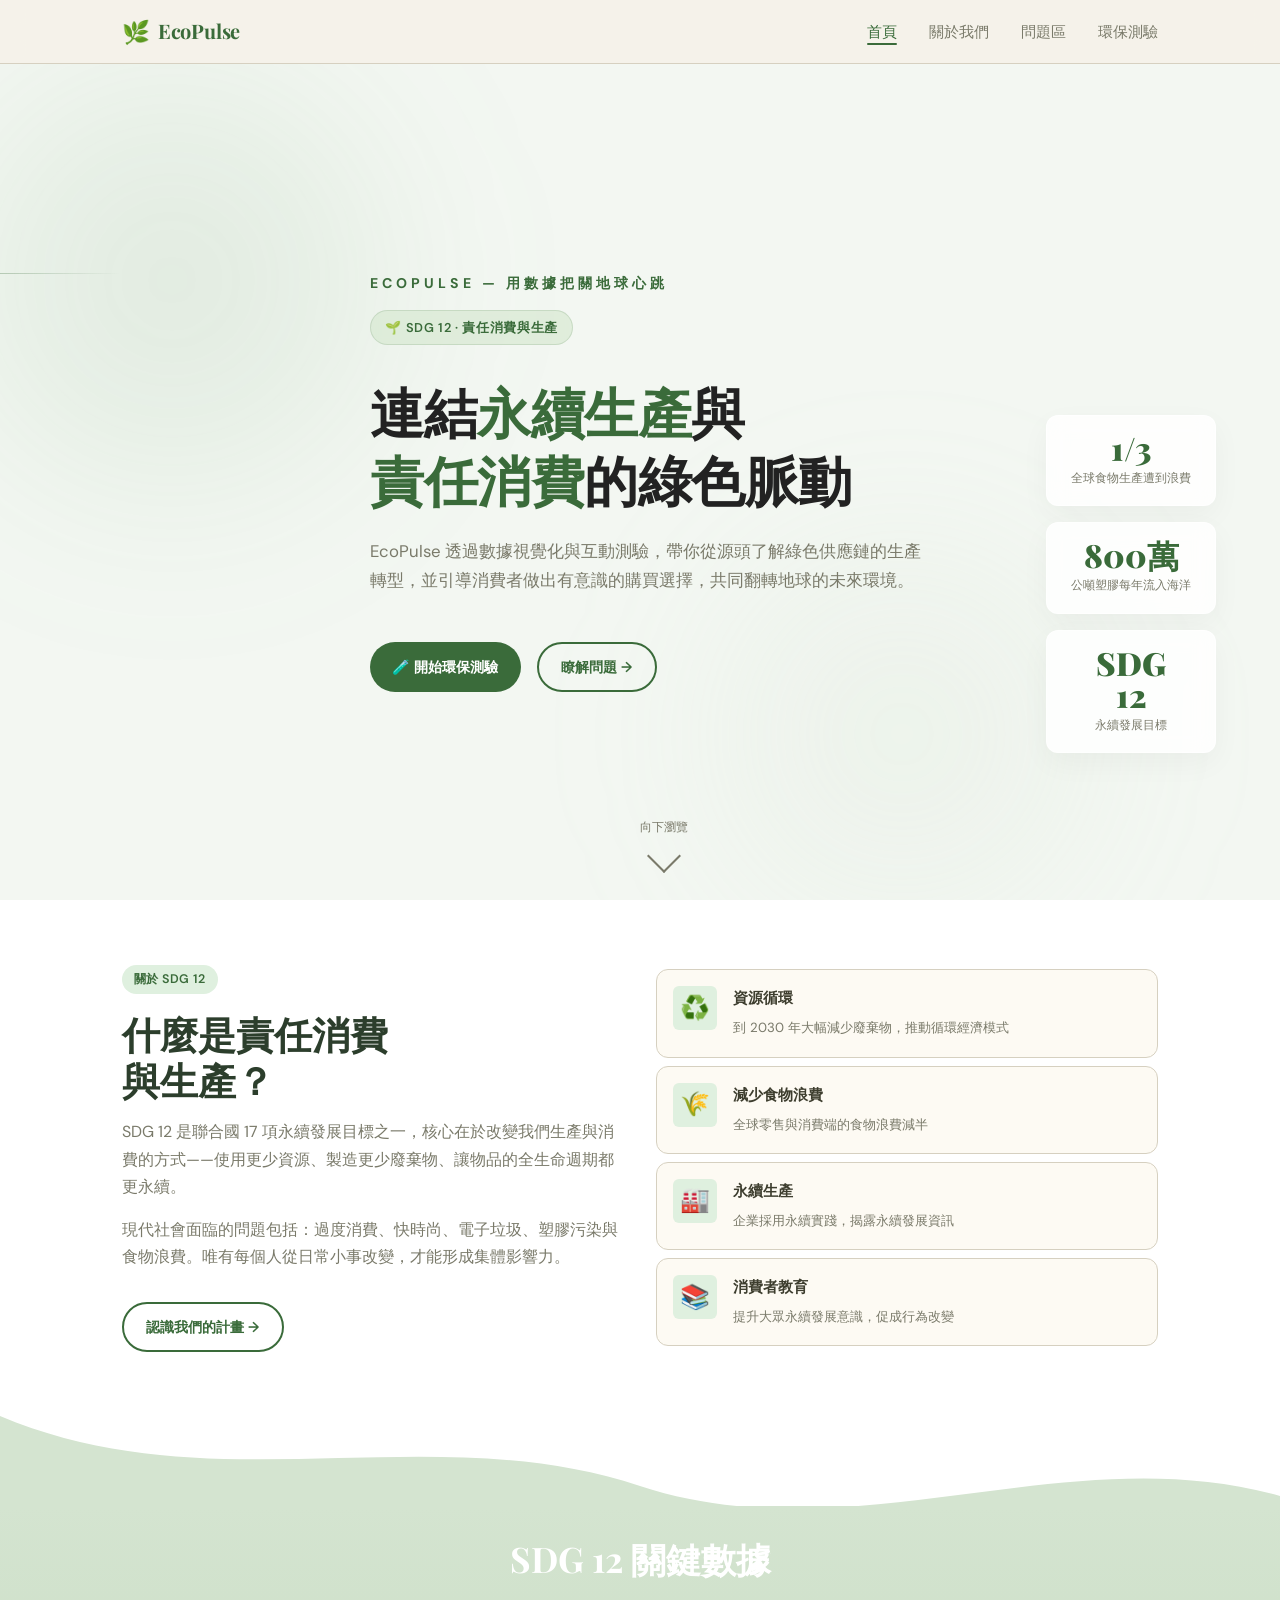
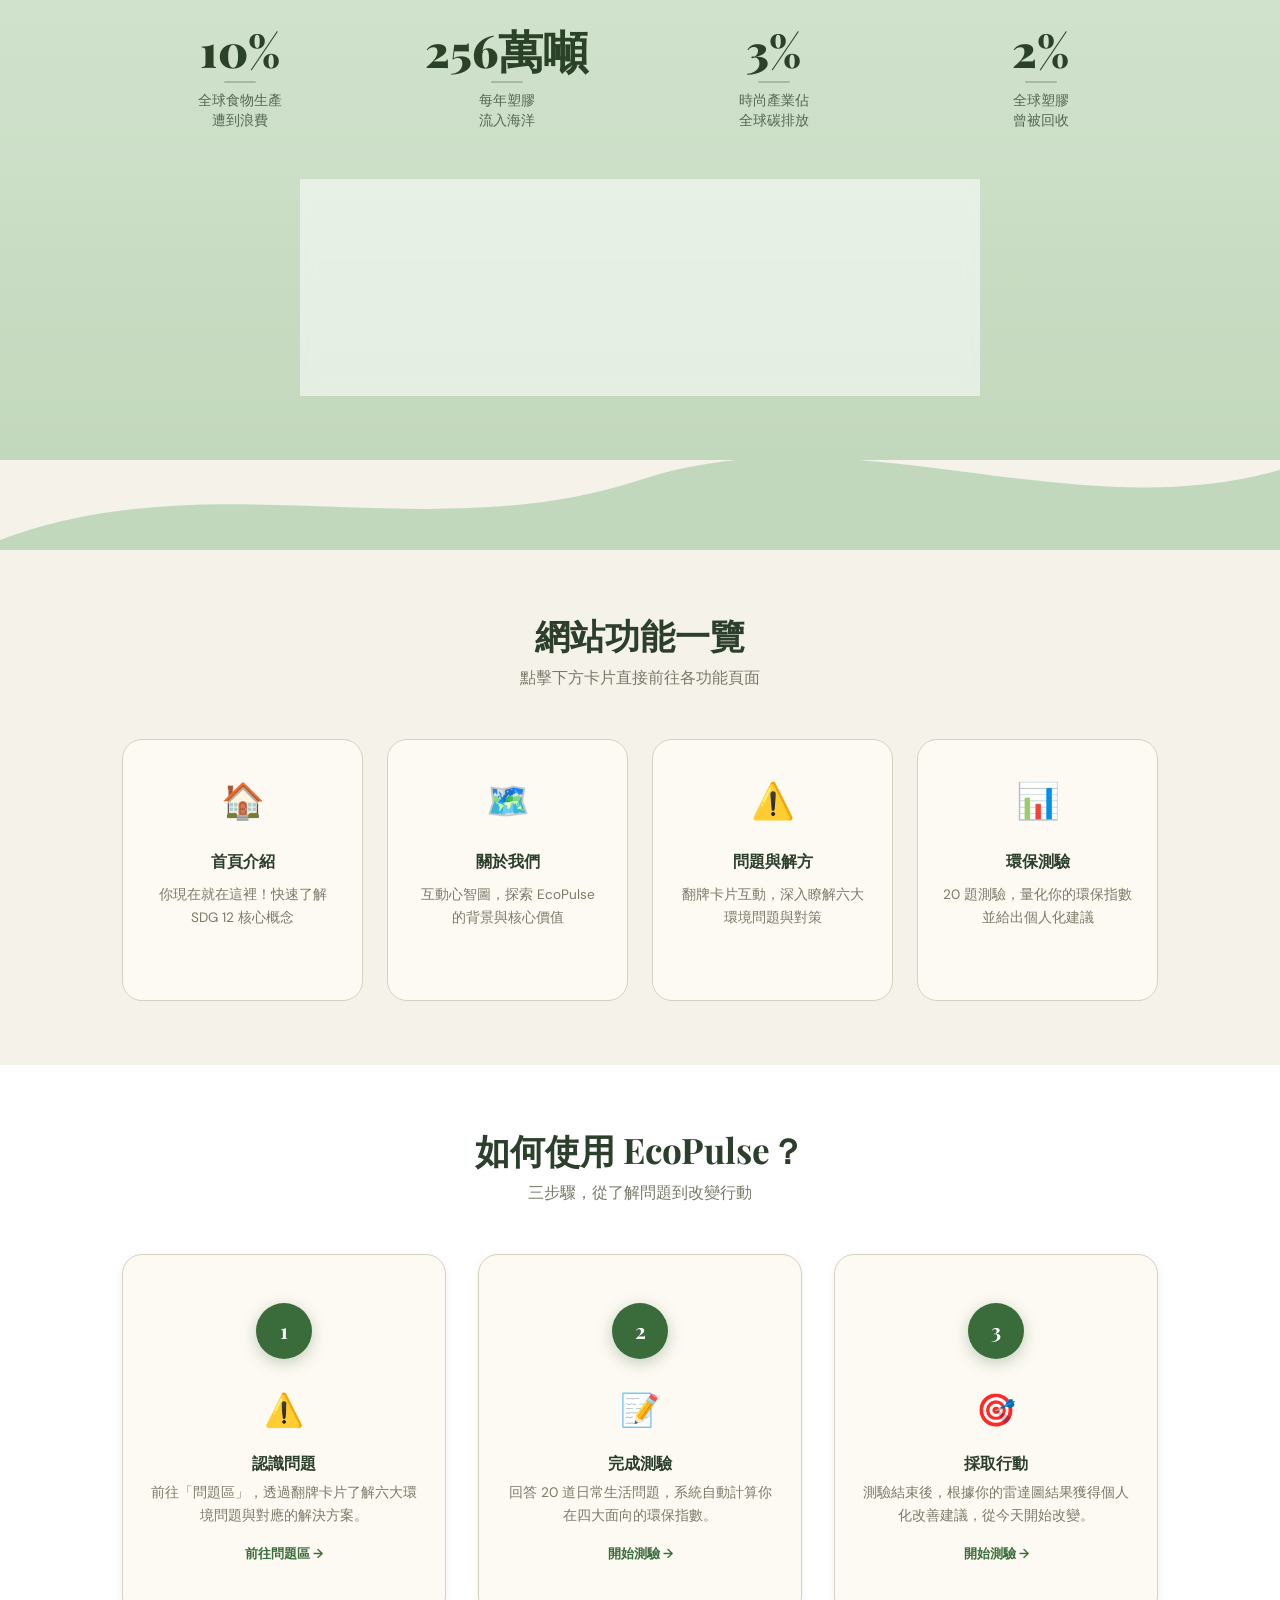
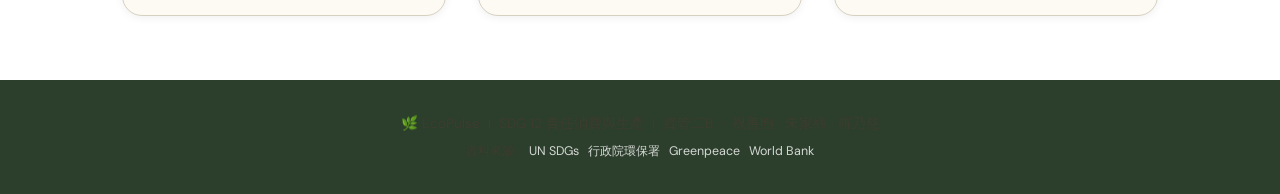
<file: index.html>
<!DOCTYPE html>
<html lang="zh-TW">
<head>
  <meta charset="UTF-8" />
  <meta name="viewport" content="width=device-width, initial-scale=1.0" />
  <title>EcoPulse — SDG 12 責任消費與生產</title>
  <link rel="stylesheet" href="css/base.css" />
  <style>
    /* ── Hero ── */
    .hero {
      min-height: calc(100vh - var(--nav-h));
      display: flex; align-items: center;
      position: relative; overflow: hidden;
      background: #F3F7F2;
    }
    .hero::before {
      content: ''; position: absolute;
      top: -10%; left: -10%;
      width: 600px; height: 600px;
      border-radius: 50%;
      background: radial-gradient(circle, rgba(90,154,90,0.15) 0%, transparent 70%);
      filter: blur(80px);
      animation: floatLight 12s infinite alternate ease-in-out;
    }
    .hero::after {
      content: ''; position: absolute;
      bottom: -10%; right: 10%;
      width: 500px; height: 500px;
      border-radius: 50%;
      background: radial-gradient(circle, rgba(200,220,195,0.2) 0%, transparent 70%);
      filter: blur(80px);
      animation: floatLight 8s infinite alternate-reverse ease-in-out;
    }
    @keyframes floatLight {
      0%   { transform: translate(0,0) scale(1); }
      100% { transform: translate(40px,30px) scale(1.1); }
    }
    .hero-decor-line {
      position: absolute; left: 0; top: 25%;
      width: 120px; height: 1px;
      background: linear-gradient(90deg, rgba(58,107,58,0.3), transparent);
      z-index: 1;
    }
    .hero-content { position: relative; z-index: 1; max-width: 720px; padding-left: 20px; }
    .hero-slogan {
      font-size: 0.88rem; font-weight: 700; color: var(--clr-primary);
      letter-spacing: 4px; margin-bottom: 14px; text-transform: uppercase;
      opacity: 0.9; animation: fadeUp .5s ease forwards;
    }
    .hero-badge {
      display: inline-flex; align-items: center; gap: .4rem;
      background: rgba(215,233,210,0.7); backdrop-filter: blur(4px);
      color: var(--clr-primary); border: 1px solid rgba(58,107,58,0.15);
      border-radius: var(--radius-xl); padding: .35rem .9rem;
      font-size: .8rem; font-weight: 600; letter-spacing: .05em;
      margin-bottom: var(--sp-xl); animation: fadeUp .5s ease forwards;
    }
    .hero h1 {
      font-size: 3.4rem; line-height: 1.25; margin-bottom: var(--sp-lg);
      letter-spacing: -0.5px; color: #222; animation: fadeUp .6s .1s ease both;
    }
    .hero h1 em { font-style: normal; color: var(--clr-primary); }
    .hero p {
      font-size: 1.05rem; color: var(--clr-muted); max-width: 560px;
      line-height: 1.7; margin-bottom: var(--sp-2xl);
      animation: fadeUp .6s .2s ease both;
    }
    .hero-actions { display: flex; gap: var(--sp-md); flex-wrap: wrap; animation: fadeUp .6s .3s ease both; }

    .hero-stats {
      position: absolute; right: 5%; top: 42%; transform: translateY(-50%);
      display: flex; flex-direction: column; gap: var(--sp-md);
      animation: fadeUp .8s .4s ease both; z-index: 1;
    }
    .stat-card {
      background: rgba(255,255,255,0.85); backdrop-filter: blur(10px);
      border: 1px solid rgba(255,255,255,0.6); border-radius: var(--radius-md);
      padding: var(--sp-md) var(--sp-lg);
      box-shadow: 0 10px 30px rgba(0,0,0,0.04);
      text-align: center; min-width: 160px;
    }
    .stat-number { font-family: var(--ff-display); font-size: 2rem; font-weight: 900; color: var(--clr-primary); line-height: 1; }
    .stat-label  { font-size: .78rem; color: var(--clr-muted); margin-top: 4px; }

    /* 向下箭頭：可點擊 */
    .scroll-hint {
      position: absolute; bottom: var(--sp-xl); left: 50%; transform: translateX(-50%);
      display: flex; flex-direction: column; align-items: center; gap: 6px;
      color: var(--clr-muted); font-size: .78rem;
      animation: fadeUp 1s .8s ease both; z-index: 1;
      cursor: pointer; text-decoration: none;
      transition: color var(--t-fast);
    }
    .scroll-hint:hover { color: var(--clr-primary); }
    .scroll-arrow {
      width: 24px; height: 24px;
      border-right: 2px solid currentColor;
      border-bottom: 2px solid currentColor;
      transform: rotate(45deg);
      animation: bounce 1.5s ease infinite;
    }
    @keyframes bounce {
      0%,100% { transform: rotate(45deg) translateY(0); }
      50%      { transform: rotate(45deg) translateY(6px); }
    }

    /* ── 統一背景：交替用白底和極淡米色，不再用深綠 ── */
    .sec-white { background: #fff; }
    .sec-tint  { background: var(--clr-bg); } /* 極淡米色 */

    /* ── SDG 說明 ── */
    .sdg-grid { display: grid; grid-template-columns: 1fr 1fr; gap: var(--sp-xl); align-items: center; }
    .sdg-text h2 { margin-bottom: var(--sp-md); }
    .sdg-text p  { color: var(--clr-muted); margin-bottom: var(--sp-md); }
    .sdg-goals   { display: flex; flex-direction: column; gap: var(--sp-sm); }
    .sdg-goal-item {
      display: flex; align-items: flex-start; gap: var(--sp-md);
      padding: var(--sp-md); background: var(--clr-surface);
      border-radius: var(--radius-md); border: 1px solid var(--clr-border);
    }
    .sdg-icon {
      font-size: 1.5rem; flex-shrink: 0; width: 44px; height: 44px;
      display: flex; align-items: center; justify-content: center;
      background: #DFF0DF; border-radius: var(--radius-sm);
    }
    .sdg-goal-item strong { display: block; margin-bottom: 2px; font-size: .92rem; }
    .sdg-goal-item span   { font-size: .83rem; color: var(--clr-muted); }

    /* ── 數據統計 ── */
    .stats-section {
      background: linear-gradient(180deg, #D4E4D0 0%, #C2D8BC 100%);
    }
    .stats-grid { display: grid; grid-template-columns: repeat(4,1fr); gap: var(--sp-xl); text-align: center; }
    .big-num { font-family: var(--ff-display); font-size: 2.8rem; font-weight: 900; color: #2C4228; line-height: 1; margin-bottom: var(--sp-sm); }
    .num-divider { width: 32px; height: 2px; background: rgba(44,66,40,.25); margin: var(--sp-sm) auto; border-radius: 2px; }
    .num-desc { font-size: .85rem; color: rgba(44,66,40,.75); line-height: 1.5; }

    /* ── 網站功能：可點擊的有 hover，純展示的沒有 ── */
    .features-grid { display: grid; grid-template-columns: repeat(4,1fr); gap: var(--sp-lg); }

    /* 純展示卡（首頁介紹）—— 無 hover，低調 */
    .feature-static {
      text-align: center; padding: var(--sp-xl) var(--sp-lg);
      border-radius: var(--radius-lg);
      border: 1px solid var(--clr-border);
      background: var(--clr-surface);
      opacity: 0.7; /* 視覺上稍暗，暗示不可點 */
    }

    /* 可點擊卡 —— 明顯 hover 效果 */
    .feature-link {
      display: block; text-align: center;
      padding: var(--sp-xl) var(--sp-lg);
      border-radius: var(--radius-lg);
      border: 1.5px solid var(--clr-border);
      background: var(--clr-surface);
      transition: border-color .2s, box-shadow .2s, transform .2s;
      text-decoration: none; color: inherit;
    }
    .feature-link:hover {
      border-color: var(--clr-primary);
      box-shadow: 0 6px 24px rgba(58,107,58,0.12);
      transform: translateY(-4px);
    }
    .feature-link:hover .feature-icon { transform: scale(1.15); }

    .feature-icon {
      font-size: 2.2rem; margin-bottom: var(--sp-md); display: block;
      transition: transform .2s;
    }
    .feature-card-title { font-size: 1rem; font-weight: 600; margin-bottom: var(--sp-sm); color: var(--clr-dark); }
    .feature-card-desc  { font-size: .85rem; color: var(--clr-muted); }

    /* 可點擊卡右下角的箭頭提示 */
    .feature-link .go-hint {
      display: inline-block; margin-top: var(--sp-md);
      font-size: .78rem; color: var(--clr-primary); font-weight: 600;
      opacity: 0; transition: opacity .2s;
    }
    .feature-link:hover .go-hint { opacity: 1; }

    /* ── 使用步驟 ── */
    .steps-grid { display: grid; grid-template-columns: repeat(3,1fr); gap: var(--sp-xl); }
    .step-num {
      width: 56px; height: 56px; border-radius: 50%;
      background: var(--clr-primary); color: #fff;
      display: flex; align-items: center; justify-content: center;
      font-family: var(--ff-display); font-size: 1.3rem; font-weight: 700;
      margin: 0 auto var(--sp-lg);
      box-shadow: 0 4px 16px rgba(58,107,58,.3);
    }
    .step-card { text-align: center; padding: var(--sp-2xl) var(--sp-lg); }
    .step-card h3 { font-size: 1rem; margin-bottom: var(--sp-sm); }
    .step-card p  { font-size: .86rem; color: var(--clr-muted); line-height: 1.7; }
    .step-link {
      display: inline-block; margin-top: var(--sp-md);
      font-size: .82rem; color: var(--clr-primary); font-weight: 600;
    }

    .footer { background: var(--clr-dark); color: rgba(255,255,255,.6); padding: var(--sp-xl) 0; text-align: center; font-size: .85rem; }
    .footer a { color: rgba(255,255,255,.8); }
    .footer a:hover { color: #fff; }

    /* ── 波浪分隔 ── */
    .wave-divider { display: block; width: 100%; line-height: 0; margin: 0; overflow: hidden; }
    .wave-divider svg { display: block; width: 100%; }

    /* ── 環保小知識卡 ── */
    .fact-card {
      max-width: 680px; margin: var(--sp-2xl) auto 0;
      background: rgba(255,255,255,0.55);
      border: 1px solid rgba(255,255,255,0.7);
      border-radius: var(--radius-xl);
      padding: var(--sp-xl) var(--sp-2xl);
      text-align: center;
      backdrop-filter: blur(8px);
    }
    .fact-label {
      font-size: 0.75rem; font-weight: 700; letter-spacing: 0.1em;
      text-transform: uppercase; color: var(--clr-primary);
      margin-bottom: var(--sp-md);
    }
    .fact-text {
      font-size: 1.05rem; color: #2C4228; line-height: 1.7;
      min-height: 56px;
      transition: opacity 0.3s ease;
    }
    .fact-text.fade { opacity: 0; }
    .fact-btn {
      margin-top: var(--sp-lg);
      display: inline-flex; align-items: center; gap: 6px;
      padding: 0.5rem 1.2rem;
      border-radius: var(--radius-xl);
      background: var(--clr-primary);
      border: none;
      color: #fff; font-size: 0.85rem; font-weight: 600;
      cursor: pointer; font-family: var(--ff-body);
      transition: background 0.2s, transform 0.15s;
    }
    .fact-btn:hover { background: var(--clr-primary-lt); transform: translateY(-1px); }

    @media(max-width:900px) {
      .hero-stats  { display: none; }
      .stats-grid  { grid-template-columns: repeat(2,1fr); }
      .steps-grid  { grid-template-columns: 1fr; }
      .features-grid { grid-template-columns: repeat(2,1fr); }
    }
    @media(max-width:640px) {
      .sdg-grid { grid-template-columns: 1fr; }
      .features-grid { grid-template-columns: 1fr; }
    }
  </style>
</head>
<body>
  <script src="js/navbar.js"></script>

  <!-- HERO -->
  <section class="hero" id="heroSection">
    <div class="hero-decor-line"></div>
    <div class="container">
      <div class="hero-content">
        <div class="hero-slogan">ECOPULSE — 用數據把關地球心跳</div>
        <div class="hero-badge">🌱 SDG 12 · 責任消費與生產</div>
        <h1>連結<em>永續生產</em>與<br/><em>責任消費</em>的綠色脈動</h1>
        <p>EcoPulse 透過數據視覺化與互動測驗，帶你從源頭了解綠色供應鏈的生產轉型，並引導消費者做出有意識的購買選擇，共同翻轉地球的未來環境。</p>
        <div class="hero-actions">
          <a href="pages/quiz.html" class="btn btn-primary">🧪 開始環保測驗</a>
          <a href="pages/issues.html" class="btn btn-outline">瞭解問題 →</a>
        </div>
      </div>
    </div>
    <div class="hero-stats">
      <div class="stat-card"><div class="stat-number">1/3</div><div class="stat-label">全球食物生產遭到浪費</div></div>
      <div class="stat-card"><div class="stat-number">800萬</div><div class="stat-label">公噸塑膠每年流入海洋</div></div>
      <div class="stat-card"><div class="stat-number">SDG<br/>12</div><div class="stat-label">永續發展目標</div></div>
    </div>
    <!-- 點擊往下滾動到第一個 section -->
    <a class="scroll-hint" id="scrollDown">
      <span>向下瀏覽</span>
      <div class="scroll-arrow"></div>
    </a>
  </section>

  <!-- SDG 說明 -->
  <section class="section sec-white" id="sdgSection">
    <div class="container">
      <div class="sdg-grid">
        <div class="sdg-text fade-up">
          <span class="badge badge-green" style="margin-bottom:var(--sp-md)">關於 SDG 12</span>
          <h2>什麼是責任消費<br/>與生產？</h2>
          <p>SDG 12 是聯合國 17 項永續發展目標之一，核心在於改變我們生產與消費的方式——使用更少資源、製造更少廢棄物、讓物品的全生命週期都更永續。</p>
          <p>現代社會面臨的問題包括：過度消費、快時尚、電子垃圾、塑膠污染與食物浪費。唯有每個人從日常小事改變，才能形成集體影響力。</p>
          <a href="pages/about.html" class="btn btn-outline" style="margin-top:var(--sp-md)">認識我們的計畫 →</a>
        </div>
        <div class="sdg-goals fade-up">
          <div class="sdg-goal-item"><div class="sdg-icon">♻️</div><div><strong>資源循環</strong><span>到 2030 年大幅減少廢棄物，推動循環經濟模式</span></div></div>
          <div class="sdg-goal-item"><div class="sdg-icon">🌾</div><div><strong>減少食物浪費</strong><span>全球零售與消費端的食物浪費減半</span></div></div>
          <div class="sdg-goal-item"><div class="sdg-icon">🏭</div><div><strong>永續生產</strong><span>企業採用永續實踐，揭露永續發展資訊</span></div></div>
          <div class="sdg-goal-item"><div class="sdg-icon">📚</div><div><strong>消費者教育</strong><span>提升大眾永續發展意識，促成行為改變</span></div></div>
        </div>
      </div>
    </div>
  </section>

  <!-- 波浪上：白→橄欖米白，大幅度 -->
  <div class="wave-divider" style="background:#fff">
    <svg viewBox="0 0 1440 90" preserveAspectRatio="none" height="90">
      <path d="M0,0 C240,90 480,0 720,70 C960,140 1200,20 1440,80 L1440,90 L0,90 Z" fill="#D4E4D0"/>
    </svg>
  </div>

  <!-- 數據統計 -->
  <section class="section stats-section" id="statsSection" style="padding-top:var(--sp-xl)">
    <div class="container">
      <h2 class="section-title fade-up" style="color:#fff;text-align:center;margin-bottom:var(--sp-2xl)">SDG 12 關鍵數據</h2>
      <div class="stats-grid">
        <div><div class="big-num"><span class="count" data-target="33">0</span>%</div><div class="num-divider"></div><div class="num-desc">全球食物生產<br/>遭到浪費</div></div>
        <div><div class="big-num"><span class="count" data-target="800">0</span>萬噸</div><div class="num-divider"></div><div class="num-desc">每年塑膠<br/>流入海洋</div></div>
        <div><div class="big-num"><span class="count" data-target="10">0</span>%</div><div class="num-divider"></div><div class="num-desc">時尚產業佔<br/>全球碳排放</div></div>
        <div><div class="big-num"><span class="count" data-target="9">0</span>%</div><div class="num-divider"></div><div class="num-desc">全球塑膠<br/>曾被回收</div></div>
      </div>

      <!-- 環保小知識 -->
      <div class="fact-card">
        <div class="fact-label">💡 你知道嗎？</div>
        <div class="fact-text" id="factText">載入中...</div>
        <button class="fact-btn" id="factBtn">換一條 ↻</button>
      </div>
    </div>
  </section>

  <!-- 波浪下：橄欖米白→米白，大幅度 -->
  <div class="wave-divider" style="background:#C2D8BC">
    <svg viewBox="0 0 1440 90" preserveAspectRatio="none" height="90">
      <path d="M0,80 C240,0 480,90 720,20 C960,-50 1200,70 1440,10 L1440,0 L0,0 Z" fill="#F5F2EA"/>
    </svg>
  </div>

  <!-- 網站功能 -->
  <section class="section sec-tint">
    <div class="container">
      <div style="text-align:center;margin-bottom:var(--sp-2xl)">
        <h2 class="section-title fade-up">網站功能一覽</h2>
        <p class="section-subtitle fade-up" style="margin:0 auto">點擊下方卡片直接前往各功能頁面</p>
      </div>
      <div class="features-grid">
        <!-- 首頁：純展示，不可點 -->
        <div class="feature-static fade-up">
          <span class="feature-icon">🏠</span>
          <div class="feature-card-title">首頁介紹</div>
          <div class="feature-card-desc">你現在就在這裡！快速了解 SDG 12 核心概念</div>
        </div>
        <!-- 以下三個：可點擊 -->
        <a href="pages/about.html" class="feature-link fade-up">
          <span class="feature-icon">🗺️</span>
          <div class="feature-card-title">關於我們</div>
          <div class="feature-card-desc">互動心智圖，探索 EcoPulse 的背景與核心價值</div>
          <span class="go-hint">前往 →</span>
        </a>
        <a href="pages/issues.html" class="feature-link fade-up">
          <span class="feature-icon">⚠️</span>
          <div class="feature-card-title">問題與解方</div>
          <div class="feature-card-desc">翻牌卡片互動，深入瞭解六大環境問題與對策</div>
          <span class="go-hint">前往 →</span>
        </a>
        <a href="pages/quiz.html" class="feature-link fade-up">
          <span class="feature-icon">📊</span>
          <div class="feature-card-title">環保測驗</div>
          <div class="feature-card-desc">20 題測驗，量化你的環保指數並給出個人化建議</div>
          <span class="go-hint">前往 →</span>
        </a>
      </div>
    </div>
  </section>

  <!-- 使用步驟 -->
  <section class="section sec-white">
    <div class="container">
      <div style="text-align:center;margin-bottom:var(--sp-2xl)">
        <h2 class="section-title fade-up">如何使用 EcoPulse？</h2>
        <p class="section-subtitle fade-up" style="margin:0 auto">三步驟，從了解問題到改變行動</p>
      </div>
      <div class="steps-grid">
        <div class="card step-card fade-up">
          <div class="step-num">1</div>
          <div style="font-size:2rem;margin-bottom:var(--sp-md)">⚠️</div>
          <h3>認識問題</h3>
          <p>前往「問題區」，透過翻牌卡片了解六大環境問題與對應的解決方案。</p>
          <a href="pages/issues.html" class="step-link">前往問題區 →</a>
        </div>
        <div class="card step-card fade-up">
          <div class="step-num">2</div>
          <div style="font-size:2rem;margin-bottom:var(--sp-md)">📝</div>
          <h3>完成測驗</h3>
          <p>回答 20 道日常生活問題，系統自動計算你在四大面向的環保指數。</p>
          <a href="pages/quiz.html" class="step-link">開始測驗 →</a>
        </div>
        <div class="card step-card fade-up">
          <div class="step-num">3</div>
          <div style="font-size:2rem;margin-bottom:var(--sp-md)">🎯</div>
          <h3>採取行動</h3>
          <p>測驗結束後，根據你的雷達圖結果獲得個人化改善建議，從今天開始改變。</p>
          <a href="pages/quiz.html" class="step-link">開始測驗 →</a>
        </div>
      </div>
    </div>
  </section>

  <footer class="footer">
    <div class="container">
      <p>🌿 EcoPulse &nbsp;|&nbsp; SDG 12 責任消費與生產 &nbsp;|&nbsp; 資管二B &nbsp;·&nbsp; 祝善煦 · 朱家締 · 羅乃慈</p>
      <p style="margin-top:.4rem;font-size:.78rem">
        資料來源：
        <a href="https://sdgs.un.org/goals/goal12" target="_blank">UN SDGs</a> ·
        <a href="https://www.epa.gov.tw" target="_blank">行政院環保署</a> ·
        <a href="https://www.greenpeace.org" target="_blank">Greenpeace</a> ·
        <a href="https://www.worldbank.org" target="_blank">World Bank</a>
      </p>
    </div>
  </footer>

  <script>
    Navbar.init('home', true);

    // 向下箭頭：點擊滾到第一個 section
    document.getElementById('scrollDown').addEventListener('click', () => {
      document.getElementById('sdgSection').scrollIntoView({ behavior: 'smooth' });
    });

    // Fade-up 動畫
    const observer = new IntersectionObserver(entries => {
      entries.forEach(e => {
        if (e.isIntersecting) {
          e.target.style.animation = 'fadeUp 0.6s ease forwards';
          e.target.style.opacity = '1';
          observer.unobserve(e.target);
        }
      });
    }, { threshold: 0.15 });
    document.querySelectorAll('.fade-up').forEach(el => observer.observe(el));

    // 數字滾動動畫
    function animateCount(el) {
      const target = parseInt(el.dataset.target);
      const dur = 1800, step = 16;
      let current = 0;
      const inc = target / (dur / step);
      const timer = setInterval(() => {
        current += inc;
        if (current >= target) { el.textContent = target; clearInterval(timer); }
        else { el.textContent = Math.floor(current); }
      }, step);
    }
    // 環保小知識
    const FACTS = [
      '一件棉 T 恤從生產到丟棄，平均消耗 2,700 公升水——相當於一個人喝 2.5 年的飲水量。',
      '全球每分鐘售出超過 100 萬個塑膠瓶，但其中只有不到 10% 會被回收再利用。',
      '食物從農場到餐桌的運輸過程，約佔全球溫室氣體排放的 6%。選擇在地食材可以有效減少碳足跡。',
      '電子設備待機狀態下消耗的電力，稱為「幽靈電力」，平均佔家庭用電的 10%。',
      '如果把全球每年浪費的食物換算成國家，它將是全球第三大溫室氣體排放「國」。',
      '一個塑膠吸管需要約 200 年才能完全分解，但你使用它的時間可能只有 20 分鐘。',
      '製造一支智慧型手機所需的稀土金屬開採，平均產生 30 公斤的廢棄物。',
      '快時尚產業每年生產的衣物中，約有 85% 最終進入垃圾掩埋場或被焚燒。',
      '選擇二手商品可以讓一件物品的碳排放足跡減少高達 82%。',
      '全球每年約有 5,000 萬噸電子廢棄物被丟棄，其中含有大量可回收的貴重金屬。',
    ];
    let lastFact = -1;
    function showFact() {
      let idx;
      do { idx = Math.floor(Math.random() * FACTS.length); } while (idx === lastFact);
      lastFact = idx;
      const el = document.getElementById('factText');
      el.classList.add('fade');
      setTimeout(() => {
        el.textContent = FACTS[idx];
        el.classList.remove('fade');
      }, 300);
    }
    showFact();
    document.getElementById('factBtn').addEventListener('click', showFact);

    const statsObs = new IntersectionObserver(entries => {
      entries.forEach(e => {
        if (e.isIntersecting) {
          e.target.querySelectorAll('.count').forEach(animateCount);
          statsObs.unobserve(e.target);
        }
      });
    }, { threshold: 0.3 });
    statsObs.observe(document.getElementById('statsSection'));
  </script>
</body>
</html>
</file>
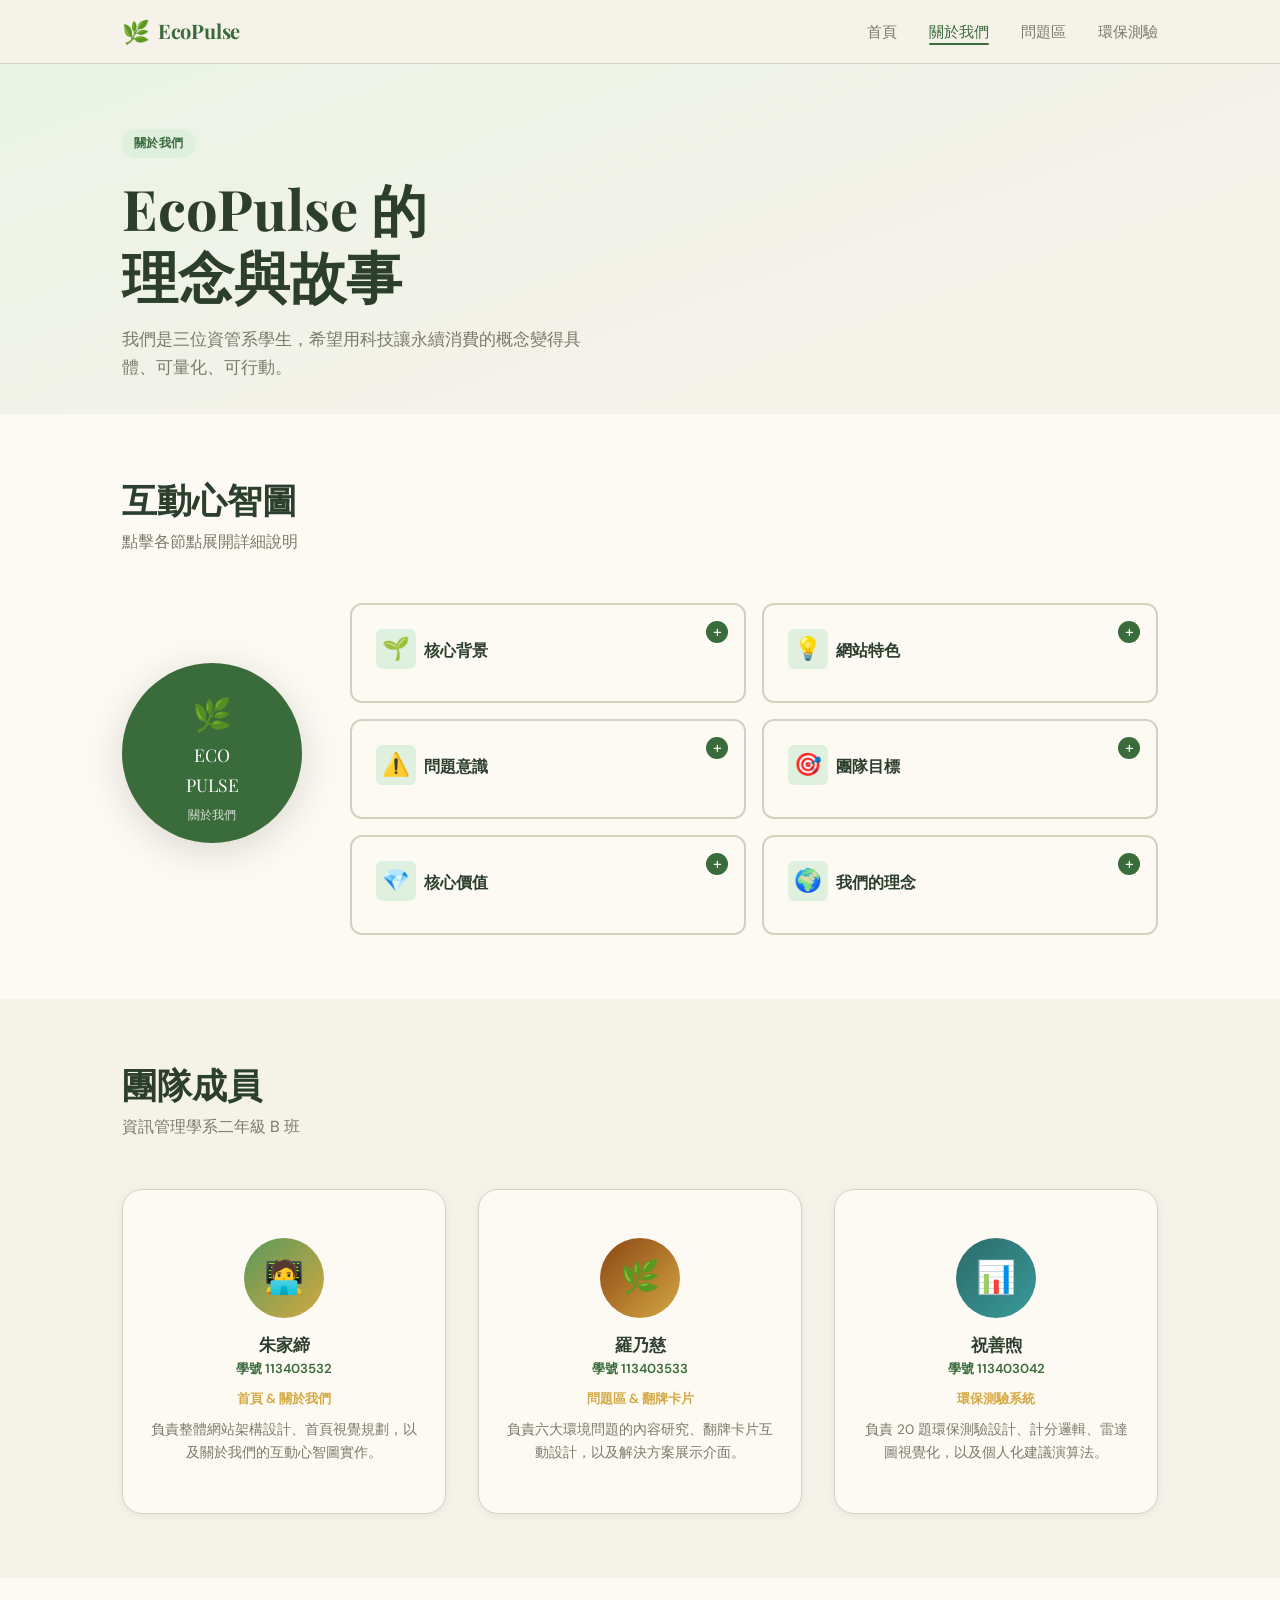
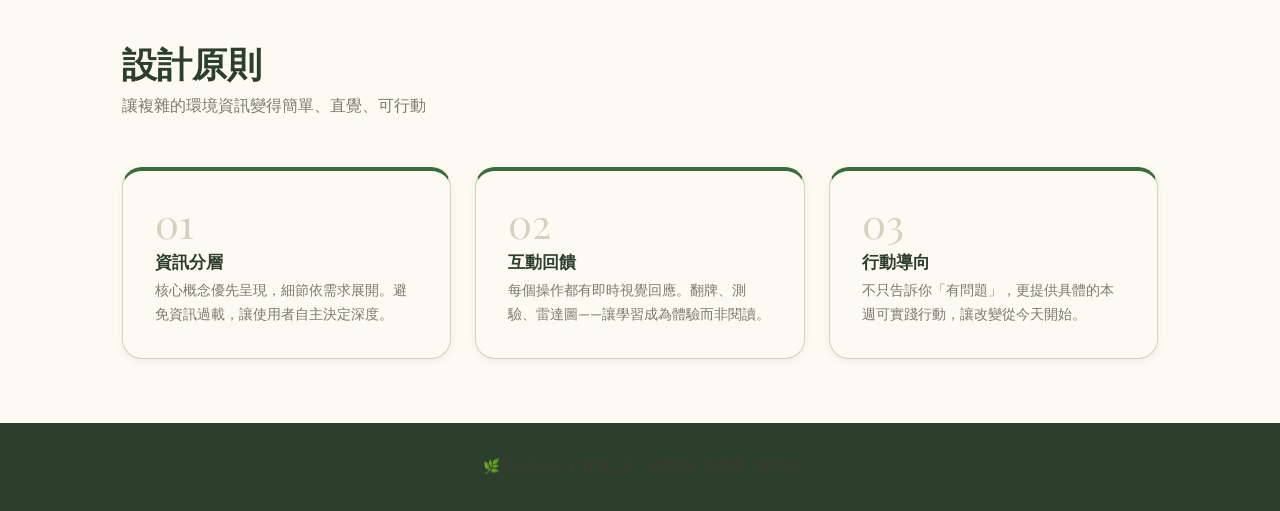
<file: about.html>
<!DOCTYPE html>
<html lang="zh-TW">
<head>
  <meta charset="UTF-8" />
  <meta name="viewport" content="width=device-width, initial-scale=1.0" />
  <title>關於我們 — EcoPulse</title>
  <link rel="stylesheet" href="../css/base.css" />
  <style>
    /* ============================================
       Branch: feature/about  (朱家締)
       File:   pages/about.html
       ============================================ */

    /* --- Mind Map Section --- */
    .mindmap-section {
      background: var(--clr-surface);
    }

    .mindmap-wrap {
      display: flex;
      align-items: flex-start;
      gap: var(--sp-2xl);
    }

    /* Central node */
    .mindmap-center {
      flex-shrink: 0;
      width: 180px; height: 180px;
      border-radius: 50%;
      background: var(--clr-primary);
      color: #fff;
      display: flex;
      flex-direction: column;
      align-items: center;
      justify-content: center;
      font-family: var(--ff-display);
      font-size: 1.1rem;
      text-align: center;
      box-shadow: var(--shadow-lg);
      margin-top: 60px;
      position: relative;
    }

    .mindmap-center span { font-size: 0.75rem; opacity: 0.8; margin-top: 4px; }

    /* Node grid */
    .mindmap-nodes {
      display: grid;
      grid-template-columns: 1fr 1fr;
      gap: var(--sp-md);
      flex: 1;
    }

    .mind-node {
      background: var(--clr-surface);
      border: 2px solid var(--clr-border);
      border-radius: var(--radius-md);
      padding: var(--sp-lg);
      cursor: pointer;
      transition: border-color var(--t-normal), box-shadow var(--t-normal), transform var(--t-normal);
      position: relative;
      overflow: hidden;
    }

    .mind-node:hover,
    .mind-node.open {
      border-color: var(--clr-primary);
      box-shadow: var(--shadow-md);
      transform: translateY(-3px);
    }

    .mind-node-header {
      display: flex;
      align-items: center;
      gap: var(--sp-sm);
      margin-bottom: var(--sp-sm);
    }

    .mind-node-icon {
      font-size: 1.4rem;
      width: 40px; height: 40px;
      background: #DFF0DF;
      border-radius: var(--radius-sm);
      display: flex; align-items: center; justify-content: center;
    }

    .mind-node h3 { font-size: 1rem; margin: 0; }

    .mind-node-body {
      font-size: 0.87rem;
      color: var(--clr-muted);
      max-height: 0;
      overflow: hidden;
      transition: max-height var(--t-slow), opacity var(--t-slow);
      opacity: 0;
    }

    .mind-node.open .mind-node-body {
      max-height: 200px;
      opacity: 1;
    }

    .mind-node-toggle {
      position: absolute;
      top: var(--sp-md);
      right: var(--sp-md);
      width: 22px; height: 22px;
      border-radius: 50%;
      background: var(--clr-primary);
      color: #fff;
      font-size: 1rem;
      display: flex; align-items: center; justify-content: center;
      transition: transform var(--t-normal);
      line-height: 1;
    }

    .mind-node.open .mind-node-toggle { transform: rotate(45deg); }

    /* --- Team Section --- */
    .team-grid {
      display: grid;
      grid-template-columns: repeat(3, 1fr);
      gap: var(--sp-xl);
    }

    .team-card {
      text-align: center;
      padding: var(--sp-2xl) var(--sp-lg);
    }

    .avatar {
      width: 80px; height: 80px;
      border-radius: 50%;
      background: linear-gradient(135deg, var(--clr-primary-lt), var(--clr-accent));
      margin: 0 auto var(--sp-md);
      display: flex; align-items: center; justify-content: center;
      font-size: 2rem;
      color: #fff;
    }

    .team-card h3 { font-size: 1.05rem; margin-bottom: 4px; }
    .team-card .role {
      font-size: 0.82rem;
      color: var(--clr-primary);
      font-weight: 600;
      margin-bottom: var(--sp-sm);
    }
    .team-card p { font-size: 0.85rem; color: var(--clr-muted); }

    /* --- Values Section --- */
    .values-grid {
      display: grid;
      grid-template-columns: repeat(3, 1fr);
      gap: var(--sp-lg);
    }

    .value-card {
      border-top: 4px solid var(--clr-primary);
    }

    .value-card .num {
      font-family: var(--ff-display);
      font-size: 2.5rem;
      color: var(--clr-border);
      line-height: 1;
      margin-bottom: var(--sp-sm);
    }

    .value-card h3 { margin-bottom: var(--sp-sm); font-size: 1.05rem; }
    .value-card p  { font-size: 0.87rem; color: var(--clr-muted); }

    /* Responsive */
    @media (max-width: 768px) {
      .mindmap-wrap  { flex-direction: column; align-items: center; }
      .mindmap-center { margin-top: 0; }
      .team-grid     { grid-template-columns: 1fr; }
      .values-grid   { grid-template-columns: 1fr; }
      .mindmap-nodes { grid-template-columns: 1fr; }
    }
  </style>
</head>
<body>
  <script src="../js/navbar.js"></script>

  <!-- ===== PAGE HERO ===== -->
  <section class="section" style="background:linear-gradient(160deg,#EAF3E6 0%,var(--clr-bg) 70%); padding-bottom:var(--sp-xl)">
    <div class="container">
      <span class="badge badge-green" style="margin-bottom:var(--sp-md)">關於我們</span>
      <h1 style="max-width:520px">EcoPulse 的<br/>理念與故事</h1>
      <p style="max-width:480px; color:var(--clr-muted); margin-top:var(--sp-md); font-size:1.05rem">
        我們是三位資管系學生，希望用科技讓永續消費的概念變得具體、可量化、可行動。
      </p>
    </div>
  </section>

  <!-- ===== MIND MAP ===== -->
  <section class="section mindmap-section">
    <div class="container">
      <h2 class="section-title">互動心智圖</h2>
      <p class="section-subtitle">點擊各節點展開詳細說明</p>

      <div class="mindmap-wrap">
        <div class="mindmap-center">
          <span style="font-size:2rem">🌿</span>
          ECO<br/>PULSE
          <span>關於我們</span>
        </div>

        <div class="mindmap-nodes">
          <!-- Node 1 -->
          <div class="mind-node" onclick="toggleNode(this)">
            <div class="mind-node-toggle">+</div>
            <div class="mind-node-header">
              <div class="mind-node-icon">🌱</div>
              <h3>核心背景</h3>
            </div>
            <div class="mind-node-body">
              全球每年產生約 20 億噸固體廢棄物，其中超過 30% 未妥善處理。SDG 12 強調必須從根源改變生產與消費模式，EcoPulse 的誕生正是回應這個迫切需求。
            </div>
          </div>

          <!-- Node 2 -->
          <div class="mind-node" onclick="toggleNode(this)">
            <div class="mind-node-toggle">+</div>
            <div class="mind-node-header">
              <div class="mind-node-icon">💡</div>
              <h3>網站特色</h3>
            </div>
            <div class="mind-node-body">
              提供環保雷達圖與個人化建議；結合互動任務讓減碳行動變得好玩又簡單。不同於靜態介紹，我們強調使用者參與與即時回饋。
            </div>
          </div>

          <!-- Node 3 -->
          <div class="mind-node" onclick="toggleNode(this)">
            <div class="mind-node-toggle">+</div>
            <div class="mind-node-header">
              <div class="mind-node-icon">⚠️</div>
              <h3>問題意識</h3>
            </div>
            <div class="mind-node-body">
              現代消費社會存在三大核心問題：過度消費導致資源耗竭、塑膠污染危害生態、食物浪費加劇碳排放。這些問題彼此連動，需要系統性的行為改變。
            </div>
          </div>

          <!-- Node 4 -->
          <div class="mind-node" onclick="toggleNode(this)">
            <div class="mind-node-toggle">+</div>
            <div class="mind-node-header">
              <div class="mind-node-icon">🎯</div>
              <h3>團隊目標</h3>
            </div>
            <div class="mind-node-body">
              讓每位訪客在 5 分鐘內清楚自己的消費足跡，並帶走至少 1 個可立即實踐的改善行動。讓資訊可量化、建議可執行、改變可持續。
            </div>
          </div>

          <!-- Node 5 -->
          <div class="mind-node" onclick="toggleNode(this)">
            <div class="mind-node-toggle">+</div>
            <div class="mind-node-header">
              <div class="mind-node-icon">💎</div>
              <h3>核心價值</h3>
            </div>
            <div class="mind-node-body">
              透明（資料來源公開可查）、互動（不是說教，而是對話）、行動導向（每個建議都能在本週實踐）。
            </div>
          </div>

          <!-- Node 6 -->
          <div class="mind-node" onclick="toggleNode(this)">
            <div class="mind-node-toggle">+</div>
            <div class="mind-node-header">
              <div class="mind-node-icon">🌍</div>
              <h3>我們的理念</h3>
            </div>
            <div class="mind-node-body">
              環保不是犧牲生活品質，而是更聰明地消費。每一個有意識的選擇，都是給地球的一份禮物。數據讓改變可見，可見讓改變發生。
            </div>
          </div>
        </div>
      </div>
    </div>
  </section>

  <!-- ===== TEAM ===== -->
  <section class="section">
    <div class="container">
      <h2 class="section-title">團隊成員</h2>
      <p class="section-subtitle">資訊管理學系二年級 B 班</p>

      <div class="team-grid">
        <div class="card team-card">
          <div class="avatar">🧑‍💻</div>
          <h3>朱家締</h3>
          <div class="role">學號 113403532</div>
          <p class="role" style="color:var(--clr-accent); margin-bottom:var(--sp-sm)">首頁 & 關於我們</p>
          <p>負責整體網站架構設計、首頁視覺規劃，以及關於我們的互動心智圖實作。</p>
        </div>

        <div class="card team-card">
          <div class="avatar" style="background:linear-gradient(135deg,#8B4513,#D4A843)">🌿</div>
          <h3>羅乃慈</h3>
          <div class="role">學號 113403533</div>
          <p class="role" style="color:var(--clr-accent); margin-bottom:var(--sp-sm)">問題區 & 翻牌卡片</p>
          <p>負責六大環境問題的內容研究、翻牌卡片互動設計，以及解決方案展示介面。</p>
        </div>

        <div class="card team-card">
          <div class="avatar" style="background:linear-gradient(135deg,#2C6B6B,#3A9A9A)">📊</div>
          <h3>祝善煦</h3>
          <div class="role">學號 113403042</div>
          <p class="role" style="color:var(--clr-accent); margin-bottom:var(--sp-sm)">環保測驗系統</p>
          <p>負責 20 題環保測驗設計、計分邏輯、雷達圖視覺化，以及個人化建議演算法。</p>
        </div>
      </div>
    </div>
  </section>

  <!-- ===== VALUES ===== -->
  <section class="section" style="background: var(--clr-surface)">
    <div class="container">
      <h2 class="section-title">設計原則</h2>
      <p class="section-subtitle">讓複雜的環境資訊變得簡單、直覺、可行動</p>

      <div class="values-grid">
        <div class="card value-card">
          <div class="num">01</div>
          <h3>資訊分層</h3>
          <p>核心概念優先呈現，細節依需求展開。避免資訊過載，讓使用者自主決定深度。</p>
        </div>
        <div class="card value-card">
          <div class="num">02</div>
          <h3>互動回饋</h3>
          <p>每個操作都有即時視覺回應。翻牌、測驗、雷達圖——讓學習成為體驗而非閱讀。</p>
        </div>
        <div class="card value-card">
          <div class="num">03</div>
          <h3>行動導向</h3>
          <p>不只告訴你「有問題」，更提供具體的本週可實踐行動，讓改變從今天開始。</p>
        </div>
      </div>
    </div>
  </section>

  <!-- Footer -->
  <footer class="footer" style="background:var(--clr-dark); color:rgba(255,255,255,0.6); padding:var(--sp-xl) 0; text-align:center; font-size:0.85rem">
    <div class="container">
      <p>🌿 EcoPulse &nbsp;|&nbsp; 資管二B &nbsp;·&nbsp; 祝善煦 · 朱家締 · 羅乃慈</p>
    </div>
  </footer>

  <script>
    Navbar.init('about');

    function toggleNode(el) {
      el.classList.toggle('open');
    }

    // Animate nodes on scroll
    const obs = new IntersectionObserver(entries => {
      entries.forEach((e, i) => {
        if (e.isIntersecting) {
          e.target.style.animation = `fadeUp 0.5s ${i * 0.08}s ease forwards`;
          e.target.style.opacity = '1';
          obs.unobserve(e.target);
        }
      });
    }, { threshold: 0.1 });

    document.querySelectorAll('.mind-node, .team-card, .value-card').forEach(el => {
      el.style.opacity = '0';
      obs.observe(el);
    });
  </script>
</body>
</html>
</file>
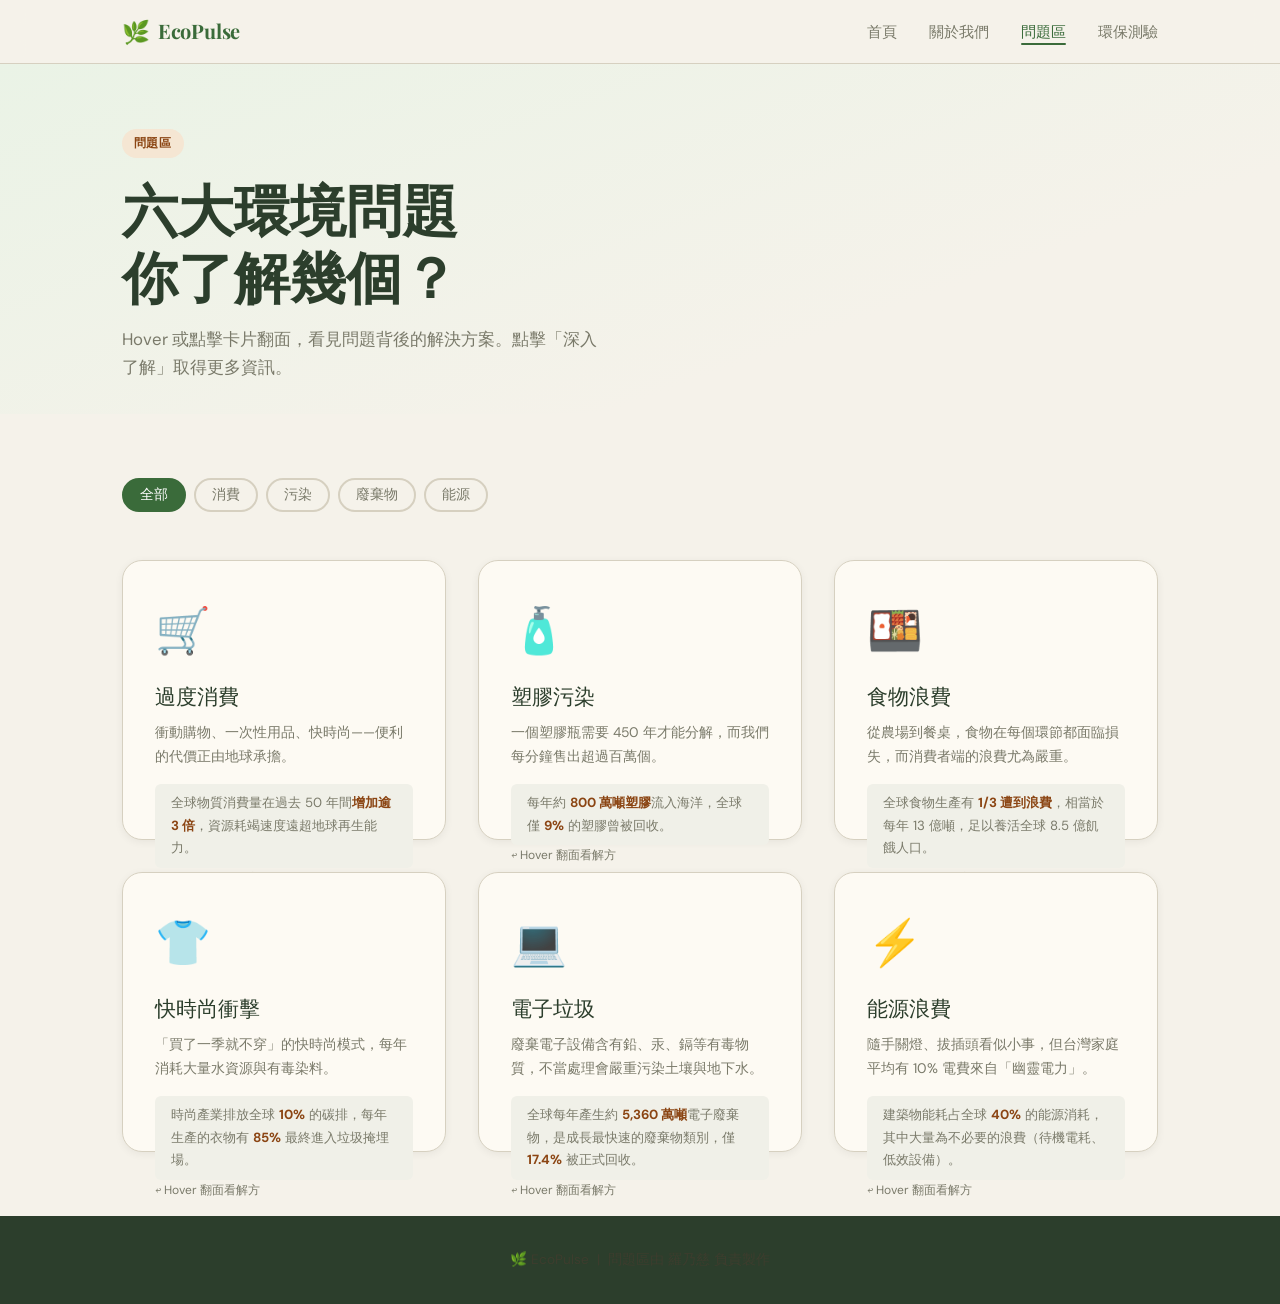
<file: issues.html>
<!DOCTYPE html>
<html lang="zh-TW">
<head>
  <meta charset="UTF-8" />
  <meta name="viewport" content="width=device-width, initial-scale=1.0" />
  <title>問題區 — EcoPulse</title>
  <link rel="stylesheet" href="../css/base.css" />
  <style>
    /* ============================================
       Branch: feature/issues  (羅乃慈)
       File:   pages/issues.html
       ============================================ */

    /* --- Filter Bar --- */
    .filter-bar {
      display: flex;
      gap: var(--sp-sm);
      flex-wrap: wrap;
      margin-bottom: var(--sp-2xl);
    }

    .filter-btn {
      padding: 0.4rem 1rem;
      border-radius: var(--radius-xl);
      border: 2px solid var(--clr-border);
      background: transparent;
      color: var(--clr-muted);
      font-size: 0.85rem;
      font-weight: 500;
      transition: all var(--t-fast);
      cursor: pointer;
      font-family: var(--ff-body);
    }

    .filter-btn:hover,
    .filter-btn.active {
      border-color: var(--clr-primary);
      background: var(--clr-primary);
      color: #fff;
    }

    /* --- Flip Card Grid --- */
    .issues-grid {
      display: grid;
      grid-template-columns: repeat(auto-fill, minmax(300px, 1fr));
      gap: var(--sp-xl);
    }

    /* Perspective wrapper */
    .flip-wrap {
      perspective: 1000px;
      height: 280px;
    }

    .flip-inner {
      position: relative;
      width: 100%; height: 100%;
      transform-style: preserve-3d;
      transition: transform 0.6s cubic-bezier(0.4, 0, 0.2, 1);
      cursor: pointer;
    }

    .flip-wrap:hover .flip-inner,
    .flip-wrap.flipped .flip-inner {
      transform: rotateY(180deg);
    }

    /* Card faces */
    .flip-front, .flip-back {
      position: absolute;
      inset: 0;
      border-radius: var(--radius-lg);
      backface-visibility: hidden;
      -webkit-backface-visibility: hidden;
      padding: var(--sp-xl);
      border: 1px solid var(--clr-border);
      box-shadow: var(--shadow-sm);
    }

    .flip-front {
      background: var(--clr-surface);
      display: flex;
      flex-direction: column;
      justify-content: space-between;
    }

    .flip-back {
      background: var(--clr-primary);
      color: #fff;
      transform: rotateY(180deg);
      display: flex;
      flex-direction: column;
      justify-content: space-between;
    }

    /* Front content */
    .issue-icon {
      font-size: 2.8rem;
      margin-bottom: var(--sp-sm);
    }

    .issue-title {
      font-family: var(--ff-display);
      font-size: 1.3rem;
      color: var(--clr-dark);
      margin-bottom: var(--sp-sm);
    }

    .issue-stat {
      font-size: 0.83rem;
      color: var(--clr-muted);
      padding: var(--sp-sm) var(--sp-md);
      background: #F0F0E8;
      border-radius: var(--radius-sm);
    }

    .issue-stat strong { color: var(--clr-issue); }

    .flip-hint {
      font-size: 0.75rem;
      color: var(--clr-muted);
      display: flex;
      align-items: center;
      gap: 4px;
    }

    /* Back content */
    .flip-back h3 {
      color: #fff;
      font-size: 1.05rem;
      margin-bottom: var(--sp-sm);
    }

    .solution-list {
      flex: 1;
      overflow-y: auto;
    }

    .solution-item {
      display: flex;
      align-items: flex-start;
      gap: var(--sp-sm);
      margin-bottom: var(--sp-sm);
      font-size: 0.87rem;
      color: rgba(255,255,255,0.9);
    }

    .solution-item::before {
      content: '✓';
      color: var(--clr-accent);
      font-weight: 700;
      flex-shrink: 0;
      margin-top: 1px;
    }

    .solution-action {
      padding: var(--sp-sm) var(--sp-md);
      background: rgba(255,255,255,0.15);
      border-radius: var(--radius-sm);
      font-size: 0.8rem;
      color: rgba(255,255,255,0.8);
    }

    /* --- Modal --- */
    .modal-overlay {
      display: none;
      position: fixed;
      inset: 0;
      background: rgba(0,0,0,0.5);
      z-index: 1000;
      backdrop-filter: blur(4px);
      align-items: center;
      justify-content: center;
      padding: var(--sp-lg);
    }

    .modal-overlay.open { display: flex; }

    .modal-box {
      background: var(--clr-surface);
      border-radius: var(--radius-xl);
      max-width: 560px;
      width: 100%;
      padding: var(--sp-2xl);
      position: relative;
      box-shadow: var(--shadow-lg);
      animation: fadeUp 0.3s ease;
    }

    .modal-close {
      position: absolute;
      top: var(--sp-lg);
      right: var(--sp-lg);
      width: 32px; height: 32px;
      border-radius: 50%;
      background: var(--clr-border);
      color: var(--clr-muted);
      font-size: 1.1rem;
      display: flex; align-items: center; justify-content: center;
      cursor: pointer;
      transition: background var(--t-fast);
    }

    .modal-close:hover { background: var(--clr-primary); color: #fff; }

    .modal-icon { font-size: 2.5rem; margin-bottom: var(--sp-md); }
    .modal-box h2 { margin-bottom: var(--sp-sm); }
    .modal-box .stat-block {
      background: #F0F0E8;
      border-radius: var(--radius-md);
      padding: var(--sp-md);
      margin-bottom: var(--sp-lg);
      font-size: 0.9rem;
    }

    .modal-solutions h4 {
      font-family: var(--ff-body);
      font-weight: 600;
      color: var(--clr-primary);
      margin-bottom: var(--sp-sm);
      font-size: 0.9rem;
    }

    .modal-solutions ul { display: flex; flex-direction: column; gap: var(--sp-sm); }

    .modal-solutions li {
      display: flex;
      align-items: flex-start;
      gap: var(--sp-sm);
      font-size: 0.9rem;
      color: var(--clr-text);
    }

    .modal-solutions li::before {
      content: '→';
      color: var(--clr-primary);
      font-weight: 700;
      flex-shrink: 0;
    }

    /* Responsive */
    @media (max-width: 600px) {
      .flip-wrap { height: 240px; }
      .issues-grid { grid-template-columns: 1fr; }
    }
  </style>
</head>
<body>
  <script src="../js/navbar.js"></script>

  <!-- Page hero -->
  <section class="section" style="background:linear-gradient(160deg,#EAF3E6 0%,var(--clr-bg) 70%); padding-bottom:var(--sp-xl)">
    <div class="container">
      <span class="badge badge-brown" style="margin-bottom:var(--sp-md)">問題區</span>
      <h1>六大環境問題<br/>你了解幾個？</h1>
      <p style="max-width:480px; color:var(--clr-muted); margin-top:var(--sp-md); font-size:1.05rem">
        Hover 或點擊卡片翻面，看見問題背後的解決方案。點擊「深入了解」取得更多資訊。
      </p>
    </div>
  </section>

  <!-- Main -->
  <section class="section">
    <div class="container">
      <!-- Filter -->
      <div class="filter-bar" id="filterBar">
        <button class="filter-btn active" data-filter="all">全部</button>
        <button class="filter-btn" data-filter="consumption">消費</button>
        <button class="filter-btn" data-filter="pollution">污染</button>
        <button class="filter-btn" data-filter="waste">廢棄物</button>
        <button class="filter-btn" data-filter="energy">能源</button>
      </div>

      <!-- Cards -->
      <div class="issues-grid" id="issuesGrid"></div>
    </div>
  </section>

  <!-- Modal -->
  <div class="modal-overlay" id="modal" onclick="closeModal(event)">
    <div class="modal-box" id="modalBox">
      <button class="modal-close" onclick="closeModal()">✕</button>
      <div class="modal-icon" id="mIcon"></div>
      <h2 id="mTitle"></h2>
      <div class="stat-block" id="mStat"></div>
      <div class="modal-solutions">
        <h4>解決方案</h4>
        <ul id="mSolutions"></ul>
      </div>
    </div>
  </div>

  <!-- Footer -->
  <footer style="background:var(--clr-dark);color:rgba(255,255,255,0.6);padding:var(--sp-xl) 0;text-align:center;font-size:0.85rem">
    <div class="container">
      <p>🌿 EcoPulse &nbsp;|&nbsp; 問題區由 羅乃慈 負責製作</p>
    </div>
  </footer>

  <script>
    Navbar.init('issues');

    /* ================================================
       DATA — 六大環境問題
       ================================================ */
    const ISSUES = [
      {
        id: 1, tag: 'consumption',
        icon: '🛒', title: '過度消費',
        stat: '全球物質消費量在過去 50 年間<strong>增加逾 3 倍</strong>，資源耗竭速度遠超地球再生能力。',
        summary: '衝動購物、一次性用品、快時尚——便利的代價正由地球承擔。',
        solutions: [
          '購物前等待 24 小時冷靜期，確認是「需要」而非「想要」',
          '選擇二手商品或租借代替購買，延長物品生命週期',
          '支持在地、永續品牌，以消費行為投票給你想要的世界',
          '實踐「斷捨離」，定期整理家中物品並捐贈出去',
        ],
        action: '本週行動：記錄 7 天所有購物，找出 1 項可避免的衝動消費',
      },
      {
        id: 2, tag: 'pollution',
        icon: '🧴', title: '塑膠污染',
        stat: '每年約 <strong>800 萬噸塑膠</strong>流入海洋，全球僅 <strong>9%</strong> 的塑膠曾被回收。',
        summary: '一個塑膠瓶需要 450 年才能分解，而我們每分鐘售出超過百萬個。',
        solutions: [
          '自備購物袋、水瓶、餐具，拒絕一次性塑膠',
          '選購無塑包裝或玻璃、不鏽鋼材質產品',
          '參與社區淨灘或垃圾撿拾活動',
          '向常購買的品牌反映，要求減少過度包裝',
        ],
        action: '本週行動：列出家中 5 樣一次性塑膠，找到可替代的永續選項',
      },
      {
        id: 3, tag: 'waste',
        icon: '🍱', title: '食物浪費',
        stat: '全球食物生產有 <strong>1/3 遭到浪費</strong>，相當於每年 13 億噸，足以養活全球 8.5 億飢餓人口。',
        summary: '從農場到餐桌，食物在每個環節都面臨損失，而消費者端的浪費尤為嚴重。',
        solutions: [
          '購物前確認冰箱庫存，制定一週菜單，減少衝動採購',
          '了解食品標示差異：「最佳賞味期」≠「到期不能吃」',
          '學習食物保存技巧，利用剩食製作新料理',
          '使用 Too Good To Go 等 App 購買即將過期的特價食品',
        ],
        action: '本週行動：記錄一週內丟棄的食物，找出最常浪費的品項',
      },
      {
        id: 4, tag: 'consumption',
        icon: '👕', title: '快時尚衝擊',
        stat: '時尚產業排放全球 <strong>10%</strong> 的碳排，每年生產的衣物有 <strong>85%</strong> 最終進入垃圾掩埋場。',
        summary: '「買了一季就不穿」的快時尚模式，每年消耗大量水資源與有毒染料。',
        solutions: [
          '購衣前問自己：「我會穿超過 30 次嗎？」',
          '選擇品質好的經典款式，優於追逐每季新潮',
          '嘗試二手衣店、換衣活動或衣物租借平台',
          '學習基礎縫補技能，讓心愛衣物壽命更長',
        ],
        action: '本週行動：整理衣櫃，將半年未穿的衣物捐出或出售',
      },
      {
        id: 5, tag: 'waste',
        icon: '💻', title: '電子垃圾',
        stat: '全球每年產生約 <strong>5,360 萬噸</strong>電子廢棄物，是成長最快速的廢棄物類別，僅 <strong>17.4%</strong> 被正式回收。',
        summary: '廢棄電子設備含有鉛、汞、鎘等有毒物質，不當處理會嚴重污染土壤與地下水。',
        solutions: [
          '電器壞了先尋求維修，而非立即購買新品',
          '購買新電器時，選擇具有完善回收計畫的品牌',
          '將舊手機、電池、電器送至合格的電子廢棄物回收點',
          '選購通過 EPEAT 或 Energy Star 認證的電子產品',
        ],
        action: '本週行動：清查家中不再使用的電子產品，送至合格回收點',
      },
      {
        id: 6, tag: 'energy',
        icon: '⚡', title: '能源浪費',
        stat: '建築物能耗占全球 <strong>40%</strong> 的能源消耗，其中大量為不必要的浪費（待機電耗、低效設備）。',
        summary: '隨手關燈、拔插頭看似小事，但台灣家庭平均有 10% 電費來自「幽靈電力」。',
        solutions: [
          '使用智慧插座或定時器，消除待機幽靈電耗',
          '將白熾燈泡全面換成 LED，省電 80%',
          '調整冷氣溫度至 26-28°C，每升高 1°C 省電 6%',
          '選購節能標章家電，長期省電又省錢',
        ],
        action: '本週行動：睡前巡視家中，拔掉所有非必要插頭',
      },
    ];

    /* ================================================
       RENDER CARDS
       ================================================ */
    function renderCards(filter = 'all') {
      const grid = document.getElementById('issuesGrid');
      const filtered = filter === 'all' ? ISSUES : ISSUES.filter(i => i.tag === filter);

      grid.innerHTML = filtered.map(issue => `
        <div class="flip-wrap" data-id="${issue.id}">
          <div class="flip-inner">
            <!-- Front -->
            <div class="flip-front">
              <div>
                <div class="issue-icon">${issue.icon}</div>
                <div class="issue-title">${issue.title}</div>
                <p style="font-size:0.87rem;color:var(--clr-muted);margin-bottom:var(--sp-md)">${issue.summary}</p>
                <div class="issue-stat">${issue.stat}</div>
              </div>
              <div class="flip-hint">↩ Hover 翻面看解方</div>
            </div>
            <!-- Back -->
            <div class="flip-back">
              <div>
                <h3>✅ 解決方案</h3>
                <div class="solution-list">
                  ${issue.solutions.slice(0,3).map(s => `<div class="solution-item">${s}</div>`).join('')}
                </div>
              </div>
              <div>
                <div class="solution-action">🎯 ${issue.action}</div>
                <button
                  onclick="openModal(${issue.id}); event.stopPropagation();"
                  class="btn btn-accent"
                  style="margin-top:var(--sp-sm);width:100%;justify-content:center;font-size:0.82rem"
                >深入了解 →</button>
              </div>
            </div>
          </div>
        </div>
      `).join('');

      // Click to flip on mobile
      grid.querySelectorAll('.flip-wrap').forEach(el => {
        el.addEventListener('click', () => el.classList.toggle('flipped'));
      });
    }

    /* ================================================
       MODAL
       ================================================ */
    function openModal(id) {
      const issue = ISSUES.find(i => i.id === id);
      if (!issue) return;

      document.getElementById('mIcon').textContent   = issue.icon;
      document.getElementById('mTitle').textContent  = issue.title;
      document.getElementById('mStat').innerHTML     = issue.stat;
      document.getElementById('mSolutions').innerHTML =
        issue.solutions.map(s => `<li>${s}</li>`).join('');

      document.getElementById('modal').classList.add('open');
      document.body.style.overflow = 'hidden';
    }

    function closeModal(e) {
      if (e && e.target !== document.getElementById('modal') && !e.target.classList.contains('modal-close')) return;
      document.getElementById('modal').classList.remove('open');
      document.body.style.overflow = '';
    }

    /* ================================================
       FILTER
       ================================================ */
    document.getElementById('filterBar').addEventListener('click', e => {
      const btn = e.target.closest('.filter-btn');
      if (!btn) return;
      document.querySelectorAll('.filter-btn').forEach(b => b.classList.remove('active'));
      btn.classList.add('active');
      renderCards(btn.dataset.filter);
    });

    // Init
    renderCards();
  </script>
</body>
</html>
</file>
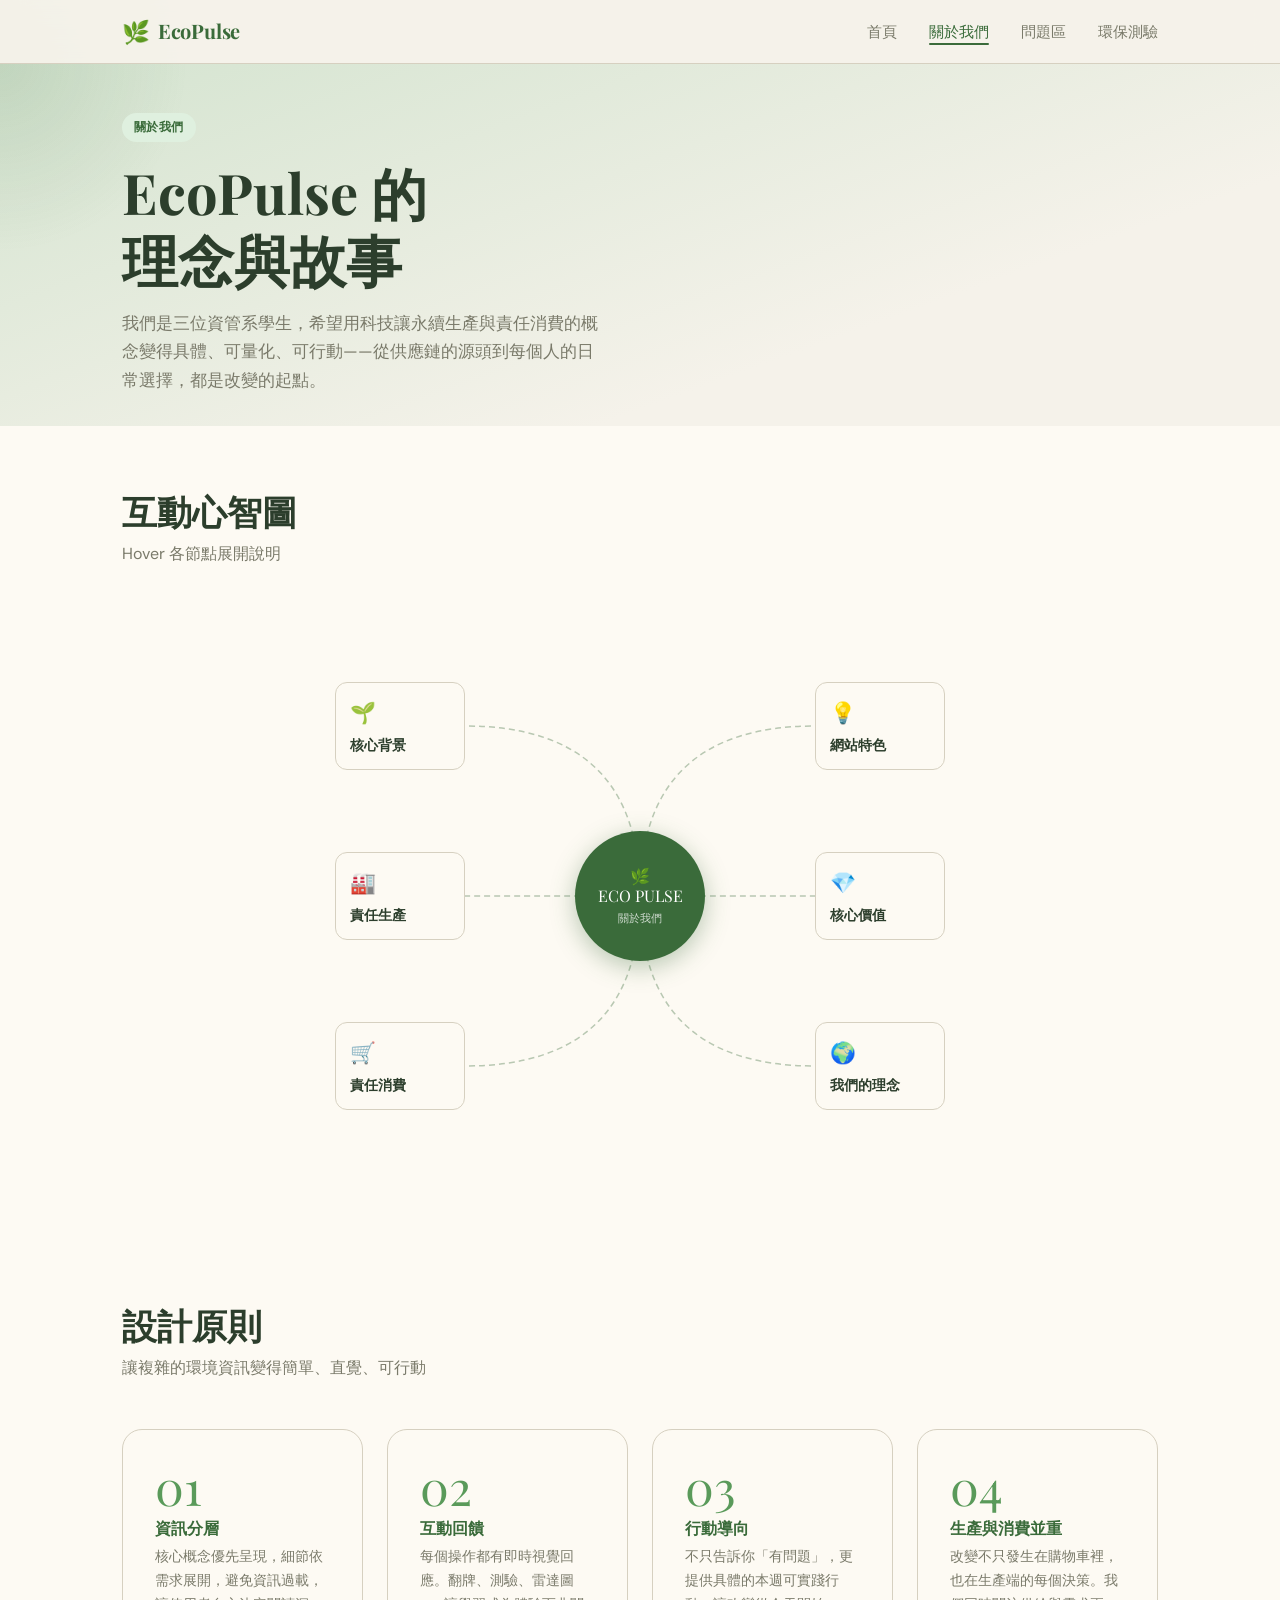
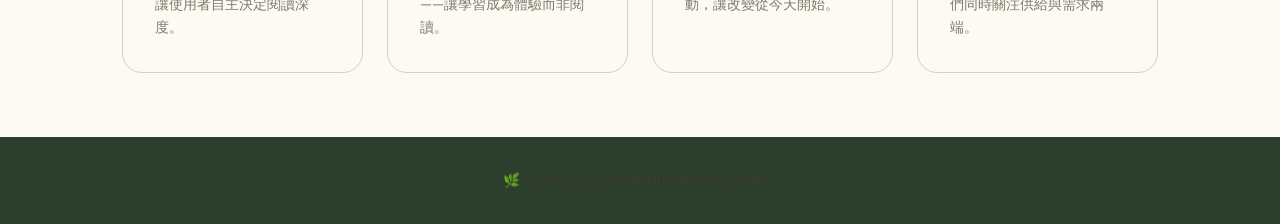
<file: pages/about.html>
<!DOCTYPE html>
<html lang="zh-TW">
<head>
  <meta charset="UTF-8" />
  <meta name="viewport" content="width=device-width, initial-scale=1.0" />
  <title>關於我們 — EcoPulse</title>
  <link rel="stylesheet" href="../css/base.css" />
  <style>
    /* ── 滑入動畫 ── */
    .anim-title {
      opacity: 0; transform: translateY(24px);
      transition: opacity 0.7s ease, transform 0.7s ease;
    }
    .anim-title.visible { opacity: 1; transform: translateY(0); }

    /* 從下滑入 */
    .anim-up {
      opacity: 0; transform: translateY(36px);
      transition: opacity 0.65s ease, transform 0.65s ease;
    }
    .anim-up.visible { opacity: 1; transform: translateY(0); }

    /* 從左滑入（非 absolute 元素用） */
    .anim-left {
      opacity: 0; transform: translateX(-40px);
      transition: opacity 0.65s ease, transform 0.65s ease;
    }
    .anim-left.visible { opacity: 1; transform: translateX(0); }

    /* 從右滑入（非 absolute 元素用） */
    .anim-right {
      opacity: 0; transform: translateX(40px);
      transition: opacity 0.65s ease, transform 0.65s ease;
    }
    .anim-right.visible { opacity: 1; transform: translateX(0); }

    /* absolute 定位元素專用：只淡入，不移動 */
    .anim-fade {
      opacity: 0;
      transition: opacity 0.6s ease;
    }
    .anim-fade.visible { opacity: 1; }

    /* 縮放淡入（用於卡片） */
    .anim-scale {
      opacity: 0;
      transition: opacity 0.6s ease, transform 0.6s ease;
    }
    .anim-scale.visible { opacity: 1; }

    /* 延遲 class */
    .delay-1 { transition-delay: 0.1s; }
    .delay-2 { transition-delay: 0.2s; }
    .delay-3 { transition-delay: 0.3s; }
    .delay-4 { transition-delay: 0.4s; }

    .page-hero {
      background: linear-gradient(160deg, #D4E4D0 0%, var(--clr-bg) 70%);
      padding: var(--sp-2xl) 0 var(--sp-xl);
    }

    .mindmap-section { background: var(--clr-surface); }

    .mm-wrap {
      position: relative; width: 100%; height: 560px; user-select: none;
    }

    /* 心智圖滑鼠漣漪 */

    .mm-center {
      position: absolute; left: 50%; top: 50%;
      transform: translate(-50%, -50%);
      width: 130px; height: 130px; border-radius: 50%;
      background: var(--clr-primary); color: #fff;
      display: flex; flex-direction: column; align-items: center; justify-content: center;
      font-family: var(--ff-display); font-size: 1rem; text-align: center;
      z-index: 10; box-shadow: 0 6px 24px rgba(58,107,58,0.35); line-height: 1.3;
    }
    .mm-center small {
      font-family: var(--ff-body); font-size: 0.7rem; opacity: 0.75; margin-top: 4px;
    }

    .mm-node {
      position: absolute; width: 130px;
      background: var(--clr-surface); border: 1.5px solid var(--clr-border);
      border-radius: var(--radius-md); padding: 12px 14px; cursor: default;
      transition: border-color 0.2s, box-shadow 0.2s, transform 0.2s; z-index: 10;
    }
    .mm-node:hover {
      border-color: var(--clr-primary);
      box-shadow: 0 0 0 4px rgba(58,107,58,0.10);
      transform: scale(1.04); z-index: 20;
    }
    .mm-node .n-icon  { font-size: 1.3rem; margin-bottom: 4px; }
    .mm-node .n-title { font-size: 0.85rem; font-weight: 600; color: var(--clr-dark); }

    /* 主幹曲線（常駐） */
    .main-curve {
      fill: none; stroke: #3A6B3A;
      stroke-width: 1.5; stroke-opacity: 0.35; stroke-dasharray: 6 4;
    }

    /* SVG 在漣漪上方 */
    .mm-svg {
      position: absolute; inset: 0;
      width: 100%; height: 100%;
      overflow: visible; z-index: 2;
    }

    /* 全頁漣漪（fixed，追蹤整個頁面的滑鼠） */
    #pageGlow {
      position: fixed;
      width: 380px; height: 380px;
      border-radius: 50%;
      background: radial-gradient(circle, rgba(58,107,58,0.12) 0%, rgba(58,107,58,0) 70%);
      transform: translate(-50%, -50%);
      pointer-events: none;
      z-index: 0;
    }

    /* hover 字卡（HTML 元素，不是 SVG） */
    .mm-tooltip {
      position: absolute;
      width: 200px;
      background: var(--clr-surface);
      border: 1.5px solid var(--clr-primary);
      border-radius: var(--radius-md);
      padding: var(--sp-md) var(--sp-lg);
      box-shadow: var(--shadow-lg);
      z-index: 40; pointer-events: none;
      visibility: hidden; opacity: 0;
      transition: opacity 0.18s ease, transform 0.18s ease, visibility 0s linear 0.18s;
    }
    .mm-tooltip.show {
      visibility: visible; opacity: 1;
      transform: translate(0,0) !important;
      transition: opacity 0.18s ease, transform 0.18s ease, visibility 0s linear 0s;
    }
    .mm-tooltip .tt-title {
      font-family: var(--ff-display); font-size: 0.92rem;
      color: var(--clr-primary); margin-bottom: var(--sp-sm);
      padding-bottom: var(--sp-sm); border-bottom: 1px solid var(--clr-border);
    }
    .mm-tooltip ul {
      list-style: none; display: flex; flex-direction: column; gap: 6px; margin-top: var(--sp-sm);
    }
    .mm-tooltip li {
      display: flex; align-items: flex-start; gap: 6px;
      font-size: 0.8rem; color: var(--clr-muted); line-height: 1.5;
    }
    .mm-tooltip li::before {
      content: '·'; color: var(--clr-primary); font-weight: 700;
      flex-shrink: 0; margin-top: 1px;
    }

    /* Team */
    .team-grid { display: grid; grid-template-columns: repeat(3,1fr); gap: var(--sp-xl); }
    .team-card { text-align: center; padding: var(--sp-2xl) var(--sp-lg); }
    .avatar {
      width: 80px; height: 80px; border-radius: 50%;
      background: linear-gradient(135deg, var(--clr-primary-lt), var(--clr-accent));
      margin: 0 auto var(--sp-md);
      display: flex; align-items: center; justify-content: center;
      font-size: 2rem; color: #fff;
    }
    .team-card h3  { font-size: 1.05rem; margin-bottom: 6px; }
    .team-card .rol { font-size: 0.82rem; color: var(--clr-primary); font-weight: 600; margin-bottom: var(--sp-sm); }
    .team-card p   { font-size: 0.85rem; color: var(--clr-muted); }

    /* Design Principles */
    .principles-grid { display: grid; grid-template-columns: repeat(3,1fr); gap: var(--sp-lg); }
    .principle-card {
      background: var(--clr-surface); border-radius: var(--radius-lg);
      border: 1px solid var(--clr-border); padding: var(--sp-xl);
      position: relative; overflow: hidden;
      cursor: default;
    }

    /* SVG 外框跑圈動畫 */
    .principle-ring {
      position: absolute; inset: 0;
      width: 100%; height: 100%;
      pointer-events: none;
      overflow: visible;
    }
    .principle-ring rect {
      fill: none;
      stroke-width: 2.5;
      stroke-linecap: round;
      /* dasharray/dashoffset 由 JS 設定，CSS 只管 transition */
      transition: stroke-dashoffset 0.85s cubic-bezier(0.4, 0, 0.2, 1);
    }

    .principle-num {
      font-family: var(--ff-display); font-size: 3rem;
      color: var(--clr-primary-lt);
      line-height: 1; margin-bottom: var(--sp-sm);
    }
    .principle-card h3 { font-size: 1rem; margin-bottom: var(--sp-sm); color: var(--clr-primary); }
    .principle-card p  { font-size: 0.87rem; color: var(--clr-muted); line-height: 1.7; }

    .footer {
      background: var(--clr-dark); color: rgba(255,255,255,0.6);
      padding: var(--sp-xl) 0; text-align: center; font-size: 0.85rem;
    }

    @media (max-width: 900px) {
      .team-grid       { grid-template-columns: 1fr; }
      .principles-grid { grid-template-columns: 1fr; }
      .mm-wrap         { height: 480px; }
    }
  </style>
</head>
<body>
  <script src="../js/navbar.js"></script>
  <div id="pageGlow"></div>

  <section class="page-hero">
    <div class="container">
      <span class="badge badge-green anim-up" style="margin-bottom:var(--sp-md)">關於我們</span>
      <h1 class="anim-title" style="max-width:520px">EcoPulse 的<br/>理念與故事</h1>
      <p class="anim-up delay-1" style="max-width:480px;color:var(--clr-muted);margin-top:var(--sp-md);font-size:1.05rem">
        我們是三位資管系學生，希望用科技讓永續生產與責任消費的概念變得具體、可量化、可行動——從供應鏈的源頭到每個人的日常選擇，都是改變的起點。
      </p>
    </div>
  </section>

  <section class="section mindmap-section">
    <div class="container">
      <h2 class="section-title anim-title">互動心智圖</h2>
      <p class="section-subtitle anim-up delay-1">Hover 各節點展開說明</p>

      <div class="mm-wrap" id="mmWrap">
        <svg class="mm-svg" id="mmSvg"></svg>

        <div class="mm-center anim-fade">🌿<br/>ECO PULSE<small>關於我們</small></div>

        <div class="mm-node anim-fade" id="n0"><div class="n-icon">🌱</div><div class="n-title">核心背景</div></div>
        <div class="mm-node anim-fade delay-1" id="n1"><div class="n-icon">🏭</div><div class="n-title">責任生產</div></div>
        <div class="mm-node anim-fade delay-2" id="n2"><div class="n-icon">🛒</div><div class="n-title">責任消費</div></div>
        <div class="mm-node anim-fade delay-1" id="n3"><div class="n-icon">💡</div><div class="n-title">網站特色</div></div>
        <div class="mm-node anim-fade delay-2" id="n4"><div class="n-icon">💎</div><div class="n-title">核心價值</div></div>
        <div class="mm-node anim-fade delay-3" id="n5"><div class="n-icon">🌍</div><div class="n-title">我們的理念</div></div>

        <div class="mm-tooltip" id="mmTooltip">
          <div class="tt-title" id="ttTitle"></div>
          <ul id="ttList"></ul>
        </div>
      </div>
    </div>
  </section>

  <section class="section" style="background:var(--clr-surface)">
    <div class="container">
      <h2 class="section-title anim-title">設計原則</h2>
      <p class="section-subtitle">讓複雜的環境資訊變得簡單、直覺、可行動</p>
      <div class="principles-grid" style="grid-template-columns:repeat(4,1fr)">
        <div class="principle-card anim-scale">
          <svg class="principle-ring" id="ring0"><rect id="rrect0" rx="20" ry="20"/></svg>
          <div class="principle-num">01</div>
          <h3>資訊分層</h3>
          <p>核心概念優先呈現，細節依需求展開，避免資訊過載，讓使用者自主決定閱讀深度。</p>
        </div>
        <div class="principle-card anim-scale delay-1">
          <svg class="principle-ring" id="ring1"><rect id="rrect1" rx="20" ry="20"/></svg>
          <div class="principle-num">02</div>
          <h3>互動回饋</h3>
          <p>每個操作都有即時視覺回應。翻牌、測驗、雷達圖——讓學習成為體驗而非閱讀。</p>
        </div>
        <div class="principle-card anim-scale delay-2">
          <svg class="principle-ring" id="ring2"><rect id="rrect2" rx="20" ry="20"/></svg>
          <div class="principle-num">03</div>
          <h3>行動導向</h3>
          <p>不只告訴你「有問題」，更提供具體的本週可實踐行動，讓改變從今天開始。</p>
        </div>
        <div class="principle-card anim-scale delay-3">
          <svg class="principle-ring" id="ring3"><rect id="rrect3" rx="20" ry="20"/></svg>
          <div class="principle-num">04</div>
          <h3>生產與消費並重</h3>
          <p>改變不只發生在購物車裡，也在生產端的每個決策。我們同時關注供給與需求兩端。</p>
        </div>
      </div>
    </div>
  </section>

  <footer class="footer">
    <div class="container">
      <p>🌿 EcoPulse &nbsp;|&nbsp; 關於我們由 朱家締 負責製作</p>
    </div>
  </footer>

  <script>
    Navbar.init('about');

    /* ── 節點資料：列點式 ── */
    const NODE_DATA = [
      {
        title: '核心背景', side: 'left',
        points: ['全球每年產生約 20 億噸固體廢棄物', '超過 30% 未妥善處理', 'SDG 12 同時關注生產端與消費端']
      },
      {
        title: '責任生產', side: 'left',
        points: ['綠色供應鏈與低碳製程', '企業永續報告與資訊揭露', '循環經濟：減廢料、延長產品壽命']
      },
      {
        title: '責任消費', side: 'left',
        points: ['有意識地選擇永續商品', '減少一次性消費與過度購買', '了解碳足跡，從日常小事改變']
      },
      {
        title: '網站特色', side: 'right',
        points: ['互動翻牌卡片，深入瞭解問題', '20 題環保測驗量化生活習慣', '雷達圖即時呈現個人指數']
      },
      {
        title: '核心價值', side: 'right',
        points: ['透明：資料來源公開可查', '互動：對話而非單向說教', '行動導向：建議本週就能實踐']
      },
      {
        title: '我們的理念', side: 'right',
        points: ['生產與消費是一體兩面', '企業責任與個人行動缺一不可', '每個有意識的選擇都算數']
      },
    ];

    const CARD_W = 130;
    const GAP    = 14;
    const TT_W   = 200;

    /* ── 節點位置 ── */
    function positionNodes() {
      const wrap = document.getElementById('mmWrap');
      const W = wrap.offsetWidth;
      const H = wrap.offsetHeight;
      const cx = W / 2, cy = H / 2;

      const lx = cx - 240 - CARD_W / 2;
      const rx = cx + 240 - CARD_W / 2;
      const ys = [cy - 170, cy, cy + 170];

      const positions = [
        { x: lx, cy: ys[0], side: 'left'  },
        { x: lx, cy: ys[1], side: 'left'  },
        { x: lx, cy: ys[2], side: 'left'  },
        { x: rx, cy: ys[0], side: 'right' },
        { x: rx, cy: ys[1], side: 'right' },
        { x: rx, cy: ys[2], side: 'right' },
      ];

      positions.forEach((p, i) => {
        const node = document.getElementById('n' + i);
        node.style.left = p.x + 'px';
        node.style.top  = (p.cy - node.offsetHeight / 2) + 'px';
        node.dataset.side = p.side;
      });

      drawCurves(cx, cy);
    }

    /* ── 主幹：二次貝茲曲線（中心 → 節點） ── */
    function drawCurves(cx, cy) {
      const svg  = document.getElementById('mmSvg');
      svg.innerHTML = '';

      for (let i = 0; i < 6; i++) {
        const node   = document.getElementById('n' + i);
        const isLeft = NODE_DATA[i].side === 'left';
        const nodeL  = parseFloat(node.style.left);
        const nodeT  = parseFloat(node.style.top);
        const nodeH  = node.offsetHeight;
        const nodeCy = nodeT + nodeH / 2;

        /* 節點連接點（靠近中心那側邊緣中央） */
        const ex = isLeft ? nodeL + CARD_W : nodeL;
        const ey = nodeCy;

        /*
         * 二次貝茲曲線：M 起點 Q 控制點 終點
         * 控制點放在「起點 X，終點 Y」→ 先水平再彎向節點
         */
        const qx = cx;   // 控制點 X = 中心 X（先往水平延伸）
        const qy = ey;   // 控制點 Y = 節點 Y（讓曲線朝節點方向彎）

        const path = document.createElementNS('http://www.w3.org/2000/svg', 'path');
        path.setAttribute('d', `M ${cx} ${cy} Q ${qx} ${qy} ${ex} ${ey}`);
        path.setAttribute('class', 'main-curve');
        svg.appendChild(path);
      }
    }

    /* ── Hover Tooltip（HTML 字卡，列點式） ── */
    /* ── 全頁漣漪跟隨滑鼠 ── */
    const pageGlow = document.getElementById('pageGlow');
    document.addEventListener('mousemove', e => {
      pageGlow.style.left = e.clientX + 'px';
      pageGlow.style.top  = e.clientY + 'px';
    });

    const tooltip = document.getElementById('mmTooltip');

    document.querySelectorAll('.mm-node').forEach((node, i) => {
      node.addEventListener('mouseenter', () => {
        const data = NODE_DATA[i];
        document.getElementById('ttTitle').textContent = data.title;
        document.getElementById('ttList').innerHTML =
          data.points.map(p => `<li>${p}</li>`).join('');

        tooltip.classList.remove('show');
        tooltip.style.transition = 'none';
        const ttH = tooltip.offsetHeight;

        const wrap    = document.getElementById('mmWrap');
        const nodeL   = parseFloat(node.style.left);
        const nodeT   = parseFloat(node.style.top);
        const nodeH   = node.offsetHeight;
        const isLeft  = data.side === 'left';
        const wW = wrap.offsetWidth;
        const wH = wrap.offsetHeight;

        let left, top, sx;
        if (isLeft) {
          left = nodeL - TT_W - GAP;
          sx   = -10;
        } else {
          left = nodeL + CARD_W + GAP;
          sx   = 10;
        }
        top = nodeT + (nodeH - ttH) / 2;

        left = Math.max(4, Math.min(left, wW - TT_W - 4));
        top  = Math.max(4, Math.min(top,  wH - ttH  - 4));

        tooltip.style.left      = left + 'px';
        tooltip.style.top       = top  + 'px';
        tooltip.style.transform = `translateX(${sx}px)`;

        void tooltip.offsetHeight;
        tooltip.style.transition = '';
        tooltip.classList.add('show');
      });

      node.addEventListener('mouseleave', () => {
        tooltip.classList.remove('show');
      });
    });

    /* ── 設計原則外框動畫 ── */
    function initRings() {
      document.querySelectorAll('.principle-card').forEach((card, idx) => {
        const svgEl  = card.querySelector('svg');
        const rectEl = card.querySelector('rect');
        if (!svgEl || !rectEl) return;

        const W = card.offsetWidth;
        const H = card.offsetHeight;
        const r = 20;

        // 設定 SVG 尺寸
        svgEl.setAttribute('viewBox', `0 0 ${W} ${H}`);
        rectEl.setAttribute('x', 1.5);
        rectEl.setAttribute('y', 1.5);
        rectEl.setAttribute('width',  W - 3);
        rectEl.setAttribute('height', H - 3);

        // 加入漸層 defs（透明→綠→透明，邊緣柔和）
        const gradId = `ringGrad${idx}`;
        if (!svgEl.querySelector(`#${gradId}`)) {
          const defs = document.createElementNS('http://www.w3.org/2000/svg', 'defs');
          defs.innerHTML = `
            <linearGradient id="${gradId}" x1="0%" y1="0%" x2="100%" y2="100%">
              <stop offset="0%"   stop-color="#3A6B3A" stop-opacity="0"/>
              <stop offset="30%"  stop-color="#5A9A5A" stop-opacity="0.7"/>
              <stop offset="70%"  stop-color="#5A9A5A" stop-opacity="0.7"/>
              <stop offset="100%" stop-color="#3A6B3A" stop-opacity="0"/>
            </linearGradient>`;
          svgEl.insertBefore(defs, svgEl.firstChild);
        }
        rectEl.setAttribute('stroke', `url(#${gradId})`);

        // 計算周長
        const perimeter = Math.round(2 * (W + H) - (8 - 2 * Math.PI) * r);

        // 預設：隱藏（dashoffset = 周長）
        rectEl.style.strokeDasharray  = perimeter;
        rectEl.style.strokeDashoffset = perimeter;

        // mouseenter → 跑出來
        card.addEventListener('mouseenter', () => {
          rectEl.style.strokeDashoffset = 0;
        });

        // mouseleave → 縮回去（反向，從尾端縮）
        card.addEventListener('mouseleave', () => {
          rectEl.style.strokeDashoffset = perimeter;
        });
      });
    }

    window.addEventListener('load',   initRings);
    window.addEventListener('resize', initRings);
    setTimeout(initRings, 100);

    /* ── Scroll 動畫：涵蓋所有方向 ── */
    const animObs = new IntersectionObserver(entries => {
      entries.forEach(e => {
        if (e.isIntersecting) {
          e.target.classList.add('visible');
          animObs.unobserve(e.target);
        }
      });
    }, { threshold: 0.15 });

    window.addEventListener('load', () => {
      positionNodes();
      // 確保節點定位完成後才啟動動畫 observer
      setTimeout(() => {
        document.querySelectorAll(
          '.anim-title, .anim-up, .anim-left, .anim-right, .anim-scale, .anim-fade'
        ).forEach(el => animObs.observe(el));
      }, 200);
    });
    window.addEventListener('resize', positionNodes);
    setTimeout(positionNodes, 80);
  </script>
</body>
</html>
</file>
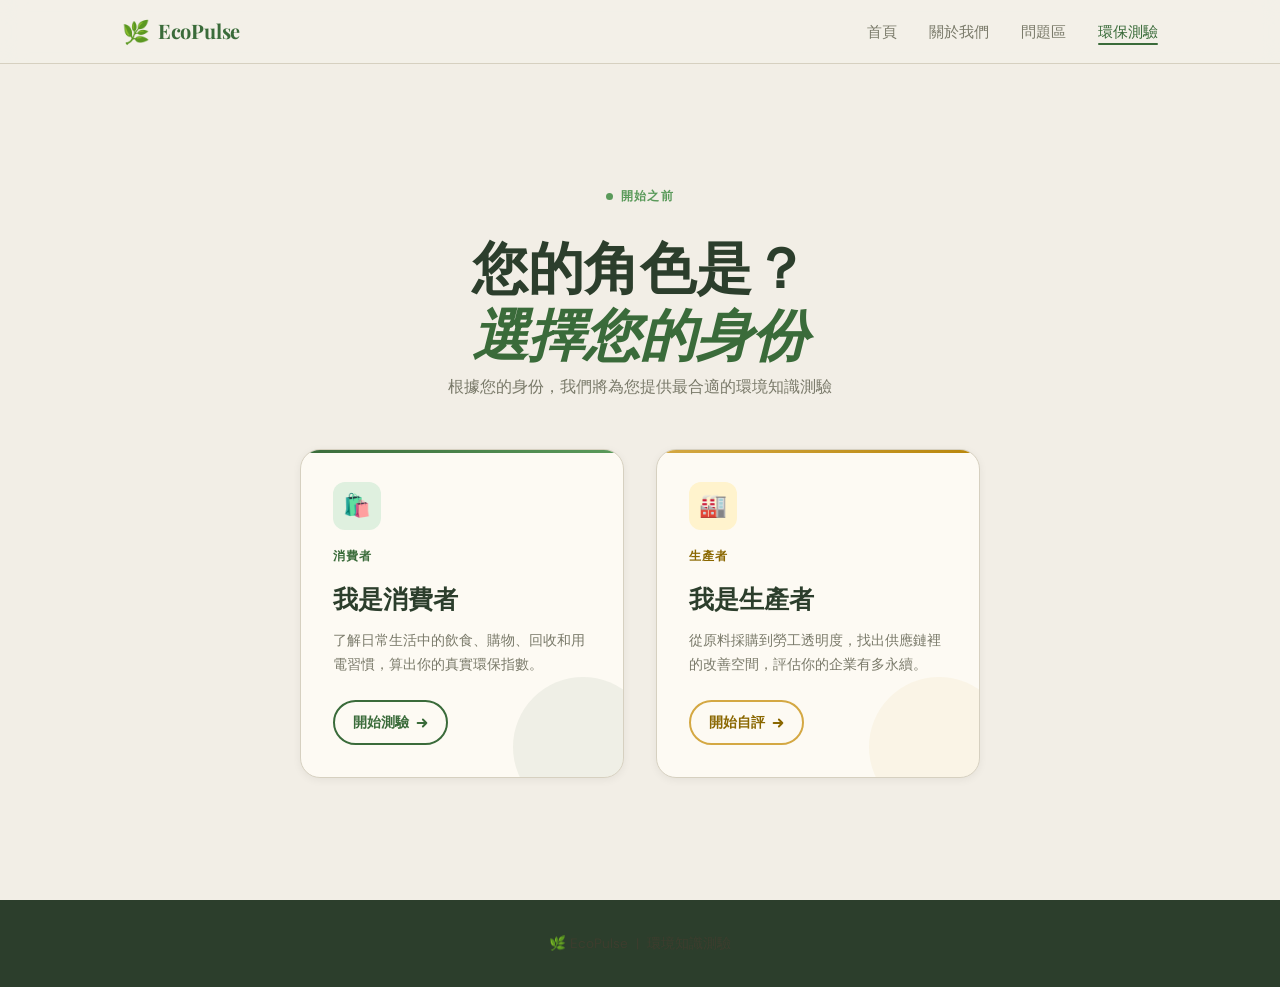
<file: pages/quiz.html>
<!DOCTYPE html>
<html lang="zh-TW">
<head>
  <meta charset="UTF-8" />
  <meta name="viewport" content="width=device-width, initial-scale=1.0" />
  <title>選擇測驗身份 — EcoPulse</title>
  <link rel="stylesheet" href="../css/base.css" />
  <style>
    body {
      background-image: url('https://behavioralscientistorg.b-cdn.net/wp-content/uploads/2020/10/supermarket_hisano.jpg');
      background-size: cover;
      background-attachment: fixed;
      background-position: center;
    }
    body::before {
      content: '';
      position: fixed;
      inset: 0;
      background: rgba(0, 0, 0, 0.10);
      z-index: 0;
      pointer-events: none;
    }

    /* ── Section：普通區塊，不做 flex，跟 issues.html 一樣 ── */
    .select-section {
      position: relative;
      z-index: 1;
      background: rgba(245, 242, 234, 0.88);
      min-height: calc(100vh - var(--nav-h));
      padding: var(--sp-3xl) 0;
    }

    /* ── 置中邏輯放在內層 div ── */
    .select-inner {
      display: flex;
      flex-direction: column;
      align-items: center;
      justify-content: center;
      min-height: calc(100vh - var(--nav-h) - var(--sp-3xl) * 2);
    }

    .select-eyebrow {
      display: flex;
      align-items: center;
      gap: var(--sp-sm);
      font-size: 0.78rem;
      font-weight: 600;
      letter-spacing: 0.12em;
      text-transform: uppercase;
      color: var(--clr-primary-lt);
      margin-bottom: var(--sp-lg);
    }
    .select-eyebrow-dot {
      width: 7px; height: 7px;
      background: var(--clr-primary-lt);
      border-radius: 50%;
      animation: pulse 2.2s ease-in-out infinite;
    }
    @keyframes pulse {
      0%, 100% { opacity: 1; transform: scale(1); }
      50%       { opacity: 0.4; transform: scale(0.7); }
    }

    .select-heading {
      text-align: center;
      margin-bottom: var(--sp-sm);
    }
    .select-heading em {
      font-style: italic;
      color: var(--clr-primary);
    }

    .select-sub {
      text-align: center;
      color: var(--clr-muted);
      font-size: 1rem;
      max-width: 460px;
      margin: 0 auto var(--sp-2xl);
      line-height: 1.75;
    }

    .select-cards {
      display: grid;
      grid-template-columns: 1fr 1fr;
      gap: var(--sp-xl);
      width: 100%;
      max-width: 680px;
    }

    .select-card {
      position: relative;
      overflow: hidden;
      display: flex;
      flex-direction: column;
      gap: var(--sp-md);
      text-decoration: none;
      color: var(--clr-text);
    }
    .select-card::before {
      content: '';
      position: absolute;
      top: 0; left: 0; right: 0;
      height: 3px;
      border-radius: var(--radius-lg) var(--radius-lg) 0 0;
    }
    .select-card--consumer::before {
      background: linear-gradient(90deg, var(--clr-primary), var(--clr-primary-lt));
    }
    .select-card--producer::before {
      background: linear-gradient(90deg, var(--clr-accent), #b8860b);
    }

    .select-card-deco {
      position: absolute;
      width: 140px; height: 140px;
      border-radius: 50%;
      opacity: 0.07;
      bottom: -40px; right: -30px;
      pointer-events: none;
    }
    .select-card--consumer .select-card-deco { background: var(--clr-primary); }
    .select-card--producer .select-card-deco { background: var(--clr-accent); }

    .select-card-icon {
      width: 48px; height: 48px;
      border-radius: var(--radius-md);
      display: flex; align-items: center; justify-content: center;
      font-size: 1.4rem;
    }
    .select-card--consumer .select-card-icon { background: #DFF0DF; }
    .select-card--producer .select-card-icon { background: #FFF3CD; }

    .select-card-tag {
      font-size: 0.75rem;
      font-weight: 600;
      letter-spacing: 0.09em;
      text-transform: uppercase;
    }
    .select-card--consumer .select-card-tag { color: var(--clr-primary); }
    .select-card--producer .select-card-tag { color: #8a6700; }

    .select-card-title {
      font-family: var(--ff-display);
      font-size: 1.55rem;
      font-weight: 700;
      color: var(--clr-dark);
      line-height: 1.2;
    }

    .select-card-desc {
      font-size: 0.88rem;
      color: var(--clr-muted);
      line-height: 1.7;
    }

    .select-card-cta {
      margin-top: var(--sp-sm);
      display: inline-flex;
      align-items: center;
      gap: 6px;
      padding: 0.55rem 1.1rem;
      border-radius: var(--radius-xl);
      font-size: 0.85rem;
      font-weight: 600;
      border: 2px solid;
      transition: background var(--t-fast), color var(--t-fast);
      width: fit-content;
    }
    .select-card--consumer .select-card-cta {
      color: var(--clr-primary);
      border-color: var(--clr-primary);
      background: transparent;
    }
    .select-card--consumer:hover .select-card-cta {
      background: var(--clr-primary);
      color: #fff;
    }
    .select-card--producer .select-card-cta {
      color: #8a6700;
      border-color: var(--clr-accent);
      background: transparent;
    }
    .select-card--producer:hover .select-card-cta {
      background: var(--clr-accent);
      color: var(--clr-dark);
    }
    .cta-arrow { transition: transform var(--t-fast); }
    .select-card:hover .cta-arrow { transform: translateX(4px); }

    .select-footer {
      position: relative;
      z-index: 1;
      background: var(--clr-dark);
      color: rgba(255,255,255,0.6);
      padding: var(--sp-xl) 0;
      text-align: center;
      font-size: 0.85rem;
    }

    .select-eyebrow  { animation: fadeUp 0.5s ease both; }
    .select-heading  { animation: fadeUp 0.5s 0.08s ease both; }
    .select-sub      { animation: fadeUp 0.5s 0.15s ease both; }
    .select-card:nth-child(1) { animation: fadeUp 0.55s 0.22s ease both; }
    .select-card:nth-child(2) { animation: fadeUp 0.55s 0.32s ease both; }

    @media (max-width: 600px) {
      .select-cards { grid-template-columns: 1fr; max-width: 100%; }
    }
  </style>
</head>
<body>

  <section class="select-section">
    <div class="container">
      <div class="select-inner">

        <div class="select-eyebrow">
          <span class="select-eyebrow-dot"></span>
          開始之前
        </div>

        <h1 class="select-heading">
          您的角色是？<br><em>選擇您的身份</em>
        </h1>

        <p class="select-sub">
          根據您的身份，我們將為您提供最合適的環境知識測驗
        </p>

        <div class="select-cards">

          <a href="quiz.2.html" class="card select-card select-card--consumer">
            <div class="select-card-deco"></div>
            <div class="select-card-icon">🛍️</div>
            <span class="select-card-tag">消費者</span>
            <h2 class="select-card-title">我是消費者</h2>
            <p class="select-card-desc">
              了解日常生活中的飲食、購物、回收和用電習慣，算出你的真實環保指數。
            </p>
            <span class="select-card-cta">
              開始測驗
              <svg class="cta-arrow" width="14" height="14" viewBox="0 0 16 16" fill="none"
                   stroke="currentColor" stroke-width="2.2" stroke-linecap="round" stroke-linejoin="round">
                <path d="M3 8h10M9 4l4 4-4 4"/>
              </svg>
            </span>
          </a>

          <a href="quiz-producer.html" class="card select-card select-card--producer">
            <div class="select-card-deco"></div>
            <div class="select-card-icon">🏭</div>
            <span class="select-card-tag">生產者</span>
            <h2 class="select-card-title">我是生產者</h2>
            <p class="select-card-desc">
              從原料採購到勞工透明度，找出供應鏈裡的改善空間，評估你的企業有多永續。
            </p>
            <span class="select-card-cta">
              開始自評
              <svg class="cta-arrow" width="14" height="14" viewBox="0 0 16 16" fill="none"
                   stroke="currentColor" stroke-width="2.2" stroke-linecap="round" stroke-linejoin="round">
                <path d="M3 8h10M9 4l4 4-4 4"/>
              </svg>
            </span>
          </a>

        </div>
      </div>
    </div>
  </section>

  <footer class="select-footer">
    <div class="container">
      <p>🌿 EcoPulse &nbsp;|&nbsp; 環境知識測驗</p>
    </div>
  </footer>

  <script src="../js/navbar.js"></script>
  <script>
    Navbar.init('quiz');
  </script>

</body>
</html>
</file>
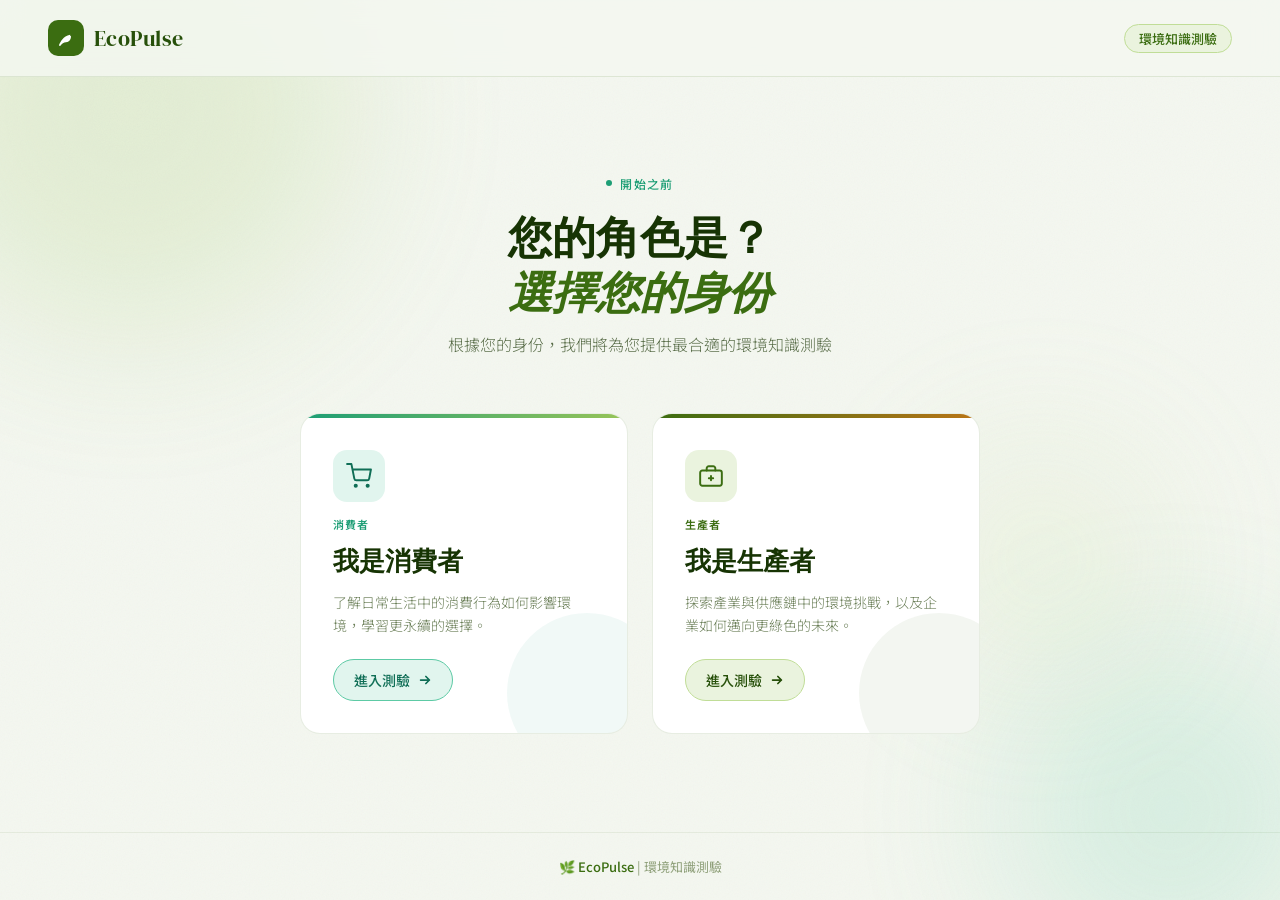
<file: pages/quizmenu.html>
<!DOCTYPE html>
<html lang="zh-TW">
<head>
  <meta charset="UTF-8">
  <meta name="viewport" content="width=device-width, initial-scale=1.0">
  <title>選擇測驗身份 — EcoPulse</title>
  <link href="https://fonts.googleapis.com/css2?family=Noto+Sans+TC:wght@300;400;500;700&family=DM+Serif+Display:ital@0;1&display=swap" rel="stylesheet">
  <style>
    *, *::before, *::after { box-sizing: border-box; margin: 0; padding: 0; }

    :root {
      --green-50:  #EAF3DE;
      --green-100: #C0DD97;
      --green-200: #97C459;
      --green-400: #639922;
      --green-600: #3B6D11;
      --green-800: #27500A;
      --green-900: #173404;
      --teal-50:   #E1F5EE;
      --teal-200:  #5DCAA5;
      --teal-400:  #1D9E75;
      --teal-600:  #0F6E56;
      --amber-400: #BA7517;
    }

    body {
      min-height: 100vh;
      font-family: 'Noto Sans TC', sans-serif;
      background-color: #f4f7f0;
      overflow-x: hidden;
      display: flex;
      flex-direction: column;
    }

    /* ── Noise texture overlay ── */
    body::before {
      content: '';
      position: fixed;
      inset: 0;
      background-image: url("data:image/svg+xml,%3Csvg xmlns='http://www.w3.org/2000/svg' width='300' height='300'%3E%3Cfilter id='n'%3E%3CfeTurbulence type='fractalNoise' baseFrequency='0.75' numOctaves='4' stitchTiles='stitch'/%3E%3C/filter%3E%3Crect width='300' height='300' filter='url(%23n)' opacity='0.04'/%3E%3C/svg%3E");
      pointer-events: none;
      z-index: 0;
    }

    /* ── Decorative blobs ── */
    .blob {
      position: fixed;
      border-radius: 50%;
      filter: blur(80px);
      opacity: 0.18;
      pointer-events: none;
      z-index: 0;
    }
    .blob-1 { width: 460px; height: 460px; background: var(--green-200); top: -120px; left: -100px; }
    .blob-2 { width: 340px; height: 340px; background: var(--teal-200); bottom: -80px; right: -60px; }
    .blob-3 { width: 220px; height: 220px; background: var(--green-100); top: 50%; right: 10%; }

    /* ── Nav bar ── */
    nav {
      position: relative;
      z-index: 10;
      display: flex;
      align-items: center;
      justify-content: space-between;
      padding: 20px 48px;
      border-bottom: 1px solid rgba(59,109,17,0.12);
      background: rgba(244,247,240,0.85);
      backdrop-filter: blur(12px);
    }
    .logo {
      display: flex;
      align-items: center;
      gap: 10px;
      text-decoration: none;
    }
    .logo-icon {
      width: 36px; height: 36px;
      background: var(--green-600);
      border-radius: 10px;
      display: flex; align-items: center; justify-content: center;
    }
    .logo-icon svg { width: 20px; height: 20px; fill: white; }
    .logo-text {
      font-family: 'DM Serif Display', serif;
      font-size: 22px;
      color: var(--green-800);
      letter-spacing: 0.02em;
    }
    .nav-tag {
      font-size: 13px;
      color: var(--green-600);
      background: var(--green-50);
      border: 1px solid var(--green-100);
      padding: 4px 14px;
      border-radius: 999px;
      font-weight: 500;
    }

    /* ── Main content ── */
    main {
      position: relative;
      z-index: 1;
      flex: 1;
      display: flex;
      flex-direction: column;
      align-items: center;
      justify-content: center;
      padding: 60px 24px;
    }

    /* ── Eyebrow ── */
    .eyebrow {
      display: flex;
      align-items: center;
      gap: 8px;
      font-size: 12px;
      font-weight: 500;
      letter-spacing: 0.12em;
      text-transform: uppercase;
      color: var(--teal-400);
      margin-bottom: 18px;
    }
    .eyebrow-dot {
      width: 6px; height: 6px;
      background: var(--teal-400);
      border-radius: 50%;
      animation: pulse 2s ease-in-out infinite;
    }
    @keyframes pulse {
      0%, 100% { opacity: 1; transform: scale(1); }
      50% { opacity: 0.5; transform: scale(0.75); }
    }

    /* ── Heading ── */
    .heading {
      font-family: 'DM Serif Display', serif;
      font-size: clamp(28px, 5vw, 44px);
      color: var(--green-900);
      text-align: center;
      line-height: 1.25;
      margin-bottom: 12px;
    }
    .heading em {
      font-style: italic;
      color: var(--green-600);
    }
    .subheading {
      font-size: 16px;
      color: #5a6e4a;
      text-align: center;
      margin-bottom: 56px;
      font-weight: 300;
      line-height: 1.6;
    }

    /* ── Cards grid ── */
    .cards {
      display: grid;
      grid-template-columns: repeat(auto-fit, minmax(280px, 1fr));
      gap: 24px;
      width: 100%;
      max-width: 680px;
    }

    .card {
      position: relative;
      background: white;
      border-radius: 20px;
      border: 1.5px solid rgba(59,109,17,0.12);
      padding: 36px 32px 32px;
      text-decoration: none;
      overflow: hidden;
      transition: transform 0.25s ease, box-shadow 0.25s ease, border-color 0.25s ease;
      display: flex;
      flex-direction: column;
      gap: 14px;
    }
    .card::before {
      content: '';
      position: absolute;
      top: 0; left: 0; right: 0;
      height: 4px;
      border-radius: 20px 20px 0 0;
    }
    .card-consumer::before { background: linear-gradient(90deg, var(--teal-400), var(--green-200)); }
    .card-producer::before { background: linear-gradient(90deg, var(--green-600), var(--amber-400)); }

    .card:hover {
      transform: translateY(-6px);
      box-shadow: 0 20px 60px rgba(59,109,17,0.14);
      border-color: rgba(59,109,17,0.28);
    }

    /* ── Card decoration circle ── */
    .card-bg-circle {
      position: absolute;
      width: 160px; height: 160px;
      border-radius: 50%;
      opacity: 0.06;
      right: -40px; bottom: -40px;
      pointer-events: none;
    }
    .card-consumer .card-bg-circle { background: var(--teal-400); }
    .card-producer .card-bg-circle { background: var(--green-600); }

    /* ── Card icon ── */
    .card-icon {
      width: 52px; height: 52px;
      border-radius: 14px;
      display: flex; align-items: center; justify-content: center;
    }
    .card-consumer .card-icon { background: var(--teal-50); }
    .card-producer .card-icon { background: var(--green-50); }
    .card-icon svg { width: 26px; height: 26px; }
    .card-consumer .card-icon svg { stroke: var(--teal-600); }
    .card-producer .card-icon svg { stroke: var(--green-600); }

    /* ── Card text ── */
    .card-label {
      font-size: 11px;
      font-weight: 600;
      letter-spacing: 0.1em;
      text-transform: uppercase;
    }
    .card-consumer .card-label { color: var(--teal-400); }
    .card-producer .card-label { color: var(--green-600); }

    .card-title {
      font-family: 'DM Serif Display', serif;
      font-size: 26px;
      color: var(--green-900);
      line-height: 1.2;
    }
    .card-desc {
      font-size: 14px;
      color: #6b7f58;
      line-height: 1.65;
      font-weight: 300;
    }

    /* ── CTA button ── */
    .card-cta {
      margin-top: 8px;
      display: inline-flex;
      align-items: center;
      gap: 8px;
      font-size: 14px;
      font-weight: 500;
      padding: 10px 20px;
      border-radius: 999px;
      border: 1.5px solid;
      transition: background 0.2s ease, color 0.2s ease;
      width: fit-content;
    }
    .card-consumer .card-cta {
      color: var(--teal-600);
      border-color: var(--teal-200);
      background: var(--teal-50);
    }
    .card-consumer:hover .card-cta {
      background: var(--teal-400);
      color: white;
      border-color: var(--teal-400);
    }
    .card-producer .card-cta {
      color: var(--green-800);
      border-color: var(--green-100);
      background: var(--green-50);
    }
    .card-producer:hover .card-cta {
      background: var(--green-600);
      color: white;
      border-color: var(--green-600);
    }

    .arrow {
      transition: transform 0.2s ease;
    }
    .card:hover .arrow { transform: translateX(4px); }

    /* ── Footer ── */
    footer {
      position: relative;
      z-index: 1;
      text-align: center;
      padding: 24px;
      font-size: 13px;
      color: #8fa07a;
      border-top: 1px solid rgba(59,109,17,0.08);
    }
    footer strong { color: var(--green-600); font-weight: 500; }

    /* ── Entrance animation ── */
    @keyframes fadeUp {
      from { opacity: 0; transform: translateY(24px); }
      to   { opacity: 1; transform: translateY(0); }
    }
    .eyebrow  { animation: fadeUp 0.5s ease both; }
    .heading  { animation: fadeUp 0.5s 0.1s ease both; }
    .subheading { animation: fadeUp 0.5s 0.18s ease both; }
    .card     { animation: fadeUp 0.55s ease both; }
    .card:nth-child(1) { animation-delay: 0.26s; }
    .card:nth-child(2) { animation-delay: 0.36s; }
  </style>
</head>
<body>

  <div class="blob blob-1"></div>
  <div class="blob blob-2"></div>
  <div class="blob blob-3"></div>

  <nav>
    <a class="logo" href="#">
      <div class="logo-icon">
        <svg viewBox="0 0 24 24" xmlns="http://www.w3.org/2000/svg">
          <path d="M17 8C8 10 5.9 16.17 3.82 19.82A1 1 0 005.6 21C7 19 9.2 17 12 17c4 0 6-3 6-7a6 6 0 00-1-.8z"/>
        </svg>
      </div>
      <span class="logo-text">EcoPulse</span>
    </a>
    <span class="nav-tag">環境知識測驗</span>
  </nav>

  <main>
    <div class="eyebrow">
      <span class="eyebrow-dot"></span>
      開始之前
    </div>

    <h1 class="heading">您的角色是？<br><em>選擇您的身份</em></h1>
    <p class="subheading">根據您的身份，我們將為您提供最合適的環境知識測驗</p>

    <div class="cards">

      <!-- 消費者 -->
      <a href="quiz.2.html" class="card card-consumer">
        <div class="card-bg-circle"></div>
        <div class="card-icon" aria-hidden="true">
          <svg viewBox="0 0 24 24" fill="none" stroke-width="1.8" stroke-linecap="round" stroke-linejoin="round">
            <circle cx="9" cy="21" r="1"/><circle cx="20" cy="21" r="1"/>
            <path d="M1 1h4l2.68 13.39a2 2 0 002 1.61h9.72a2 2 0 002-1.61L23 6H6"/>
          </svg>
        </div>
        <span class="card-label">消費者</span>
        <h2 class="card-title">我是消費者</h2>
        <p class="card-desc">了解日常生活中的消費行為如何影響環境，學習更永續的選擇。</p>
        <span class="card-cta">
          進入測驗
          <svg class="arrow" width="14" height="14" viewBox="0 0 16 16" fill="none" stroke="currentColor" stroke-width="2" stroke-linecap="round" stroke-linejoin="round">
            <path d="M3 8h10M9 4l4 4-4 4"/>
          </svg>
        </span>
      </a>

      <!-- 生產者 -->
      <a href="quiz-producer.html" class="card card-producer">
        <div class="card-bg-circle"></div>
        <div class="card-icon" aria-hidden="true">
          <svg viewBox="0 0 24 24" fill="none" stroke-width="1.8" stroke-linecap="round" stroke-linejoin="round">
            <rect x="2" y="7" width="20" height="14" rx="2"/>
            <path d="M16 7V5a2 2 0 00-2-2h-4a2 2 0 00-2 2v2"/>
            <line x1="12" y1="12" x2="12" y2="16"/>
            <line x1="10" y1="14" x2="14" y2="14"/>
          </svg>
        </div>
        <span class="card-label">生產者</span>
        <h2 class="card-title">我是生產者</h2>
        <p class="card-desc">探索產業與供應鏈中的環境挑戰，以及企業如何邁向更綠色的未來。</p>
        <span class="card-cta">
          進入測驗
          <svg class="arrow" width="14" height="14" viewBox="0 0 16 16" fill="none" stroke="currentColor" stroke-width="2" stroke-linecap="round" stroke-linejoin="round">
            <path d="M3 8h10M9 4l4 4-4 4"/>
          </svg>
        </span>
      </a>

    </div>
  </main>

  <footer>
    🌿 <strong>EcoPulse</strong> | 環境知識測驗
  </footer>

</body>
</html>
</file>
<file: css/base.css>
/* ============================================
   EcoPulse - Base Styles & CSS Variables
   Branch: main (shared across all branches)
   ============================================ */

@import url('https://fonts.googleapis.com/css2?family=Playfair+Display:wght@700;900&family=DM+Sans:wght@300;400;500;600&display=swap');

/* --- Design Tokens --- */
:root {
  /* Colors */
  --clr-bg:          #F5F2EA;
  --clr-surface:     #FDFAF3;
  --clr-primary:     #3A6B3A;
  --clr-primary-lt:  #5A9A5A;
  --clr-accent:      #D4A843;
  --clr-dark:        #2C3E2C;
  --clr-text:        #3D3D2E;
  --clr-muted:       #7A7A6A;
  --clr-border:      #D6D0C0;
  --clr-danger:      #C0392B;
  --clr-issue:       #8B4513;

  /* Gold tier */
  --clr-gold:        #DAA520;
  --clr-silver:      #708090;
  --clr-bronze:      #CD7F32;
  --clr-green-tier:  #3A6B3A;

  /* Typography */
  --ff-display: 'Playfair Display', Georgia, serif;
  --ff-body:    'DM Sans', sans-serif;

  /* Spacing */
  --sp-xs:  0.25rem;
  --sp-sm:  0.5rem;
  --sp-md:  1rem;
  --sp-lg:  1.5rem;
  --sp-xl:  2rem;
  --sp-2xl: 3rem;
  --sp-3xl: 4rem;

  /* Border radius */
  --radius-sm: 6px;
  --radius-md: 12px;
  --radius-lg: 20px;
  --radius-xl: 32px;

  /* Shadows */
  --shadow-sm: 0 2px 8px rgba(0,0,0,0.06);
  --shadow-md: 0 4px 20px rgba(0,0,0,0.10);
  --shadow-lg: 0 8px 40px rgba(0,0,0,0.14);

  /* Transitions */
  --t-fast:   150ms ease;
  --t-normal: 280ms ease;
  --t-slow:   500ms ease;

  /* Layout */
  --max-w: 1100px;
  --nav-h: 64px;
}

/* --- Reset --- */
*, *::before, *::after { box-sizing: border-box; margin: 0; padding: 0; }

html { scroll-behavior: smooth; font-size: 16px; }

body {
  font-family: var(--ff-body);
  background: var(--clr-bg);
  color: var(--clr-text);
  line-height: 1.7;
  min-height: 100vh;
}

img { max-width: 100%; display: block; }
a  { color: inherit; text-decoration: none; }
ul { list-style: none; }
button { cursor: pointer; border: none; background: none; font-family: inherit; }

/* --- Typography Scale --- */
h1, h2, h3, h4 { font-family: var(--ff-display); line-height: 1.2; color: var(--clr-dark); }
h1 { font-size: clamp(2rem, 5vw, 3.5rem); }
h2 { font-size: clamp(1.5rem, 3vw, 2.4rem); }
h3 { font-size: clamp(1.1rem, 2vw, 1.5rem); }
h4 { font-size: 1.1rem; }
p  { color: var(--clr-text); }

/* --- Layout Utilities --- */
.container {
  max-width: var(--max-w);
  margin: 0 auto;
  padding: 0 var(--sp-xl);
}

.section {
  padding: var(--sp-3xl) 0;
}

.section-title {
  font-family: var(--ff-display);
  font-size: clamp(1.6rem, 3vw, 2.2rem);
  color: var(--clr-dark);
  margin-bottom: var(--sp-sm);
}

.section-subtitle {
  color: var(--clr-muted);
  font-size: 1rem;
  margin-bottom: var(--sp-2xl);
  max-width: 560px;
}

/* --- Buttons --- */
.btn {
  display: inline-flex;
  align-items: center;
  gap: var(--sp-sm);
  padding: 0.65rem 1.4rem;
  border-radius: var(--radius-xl);
  font-family: var(--ff-body);
  font-weight: 600;
  font-size: 0.9rem;
  transition: transform var(--t-fast), box-shadow var(--t-fast), background var(--t-fast);
}

.btn:hover { transform: translateY(-2px); box-shadow: var(--shadow-md); }
.btn:active { transform: translateY(0); }

.btn-primary {
  background: var(--clr-primary);
  color: #fff;
}
.btn-primary:hover { background: var(--clr-primary-lt); }

.btn-outline {
  background: transparent;
  color: var(--clr-primary);
  border: 2px solid var(--clr-primary);
}
.btn-outline:hover { background: var(--clr-primary); color: #fff; }

.btn-accent {
  background: var(--clr-accent);
  color: var(--clr-dark);
}

/* --- Card --- */
.card {
  background: var(--clr-surface);
  border-radius: var(--radius-lg);
  border: 1px solid var(--clr-border);
  box-shadow: var(--shadow-sm);
  padding: var(--sp-xl);
  transition: box-shadow var(--t-normal), transform var(--t-normal);
}
.card:hover { box-shadow: var(--shadow-md); transform: translateY(-3px); }

/* --- Tag / Badge --- */
.badge {
  display: inline-block;
  padding: 0.25rem 0.75rem;
  border-radius: var(--radius-xl);
  font-size: 0.78rem;
  font-weight: 600;
  letter-spacing: 0.04em;
  text-transform: uppercase;
}
.badge-green  { background: #DFF0DF; color: var(--clr-primary); }
.badge-amber  { background: #FFF3CD; color: #8a6700; }
.badge-brown  { background: #F5E6D3; color: var(--clr-issue); }

/* --- Fade-in animation --- */
@keyframes fadeUp {
  from { opacity: 0; transform: translateY(24px); }
  to   { opacity: 1; transform: translateY(0); }
}

.fade-up {
  opacity: 0;
  animation: fadeUp 0.6s ease forwards;
}

/* --- Responsive helpers --- */
@media (max-width: 768px) {
  .container { padding: 0 var(--sp-lg); }
  .section   { padding: var(--sp-2xl) 0; }
}
</file>
